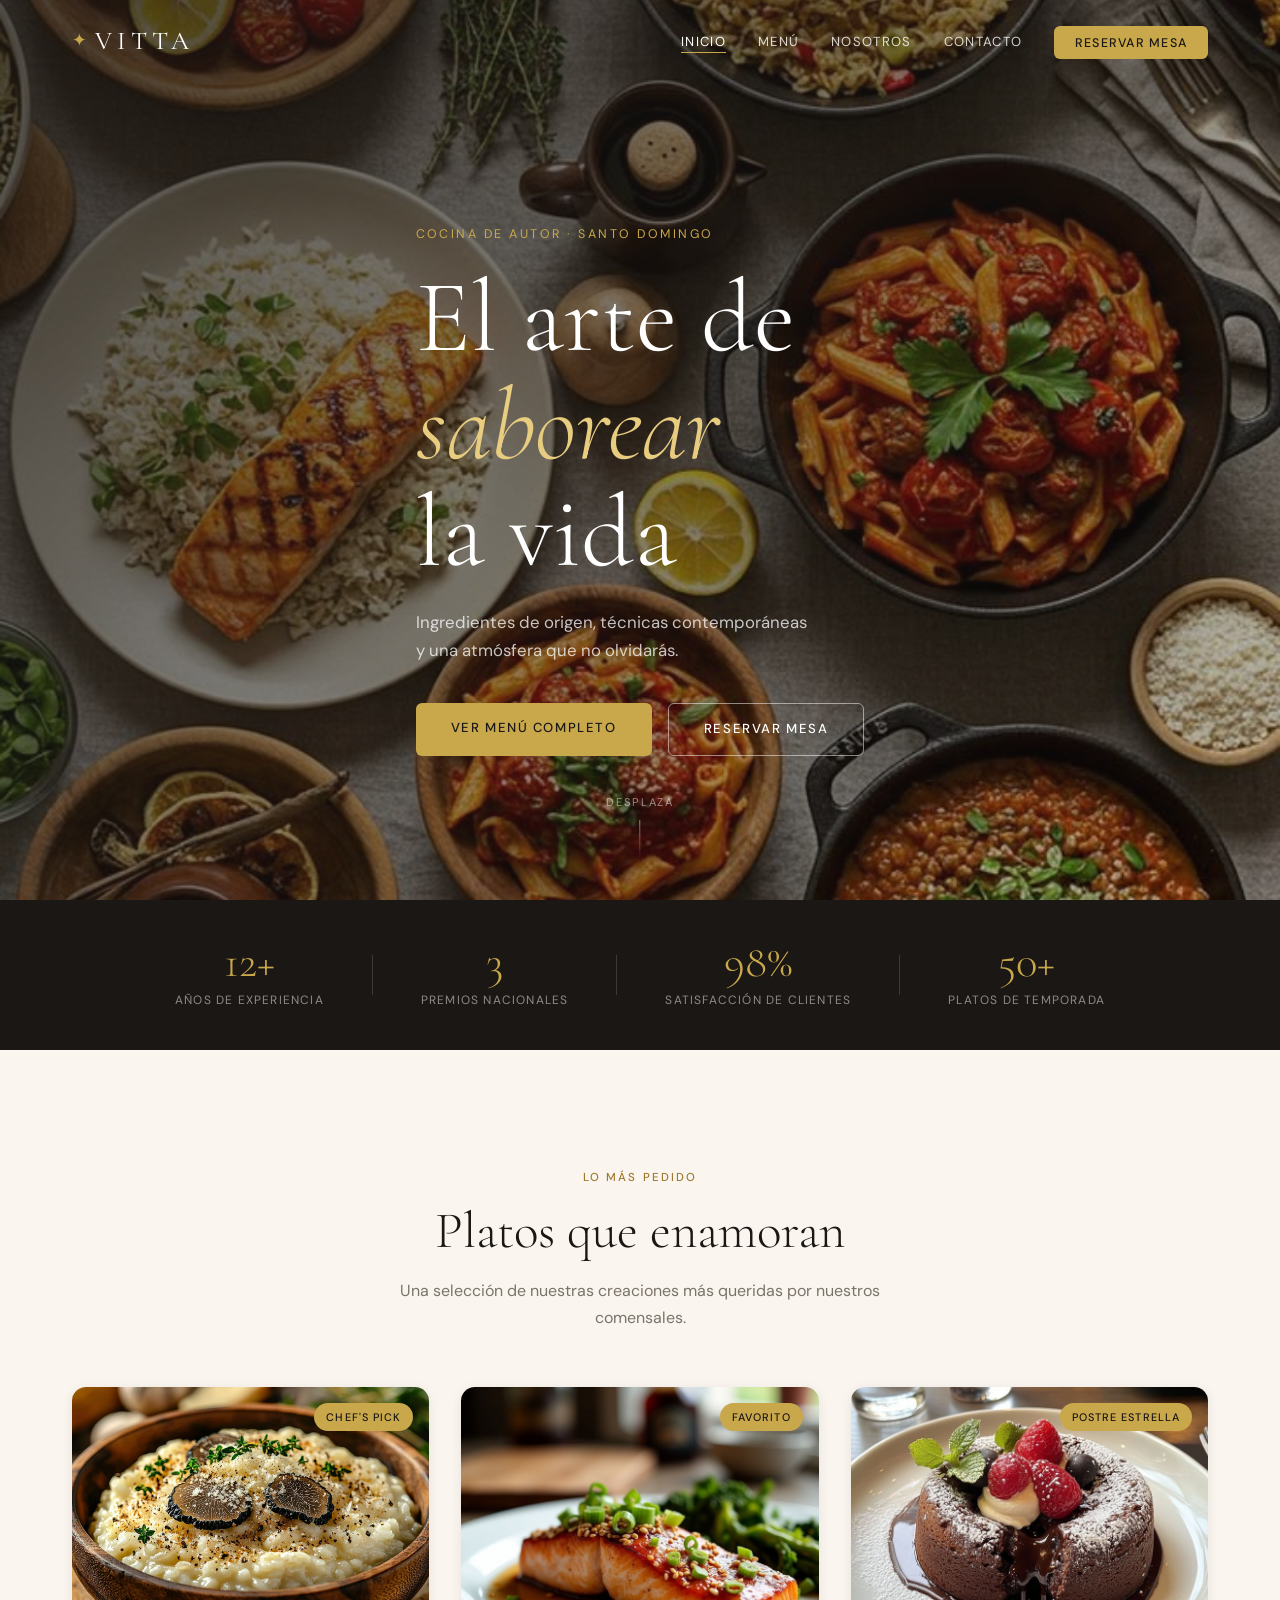
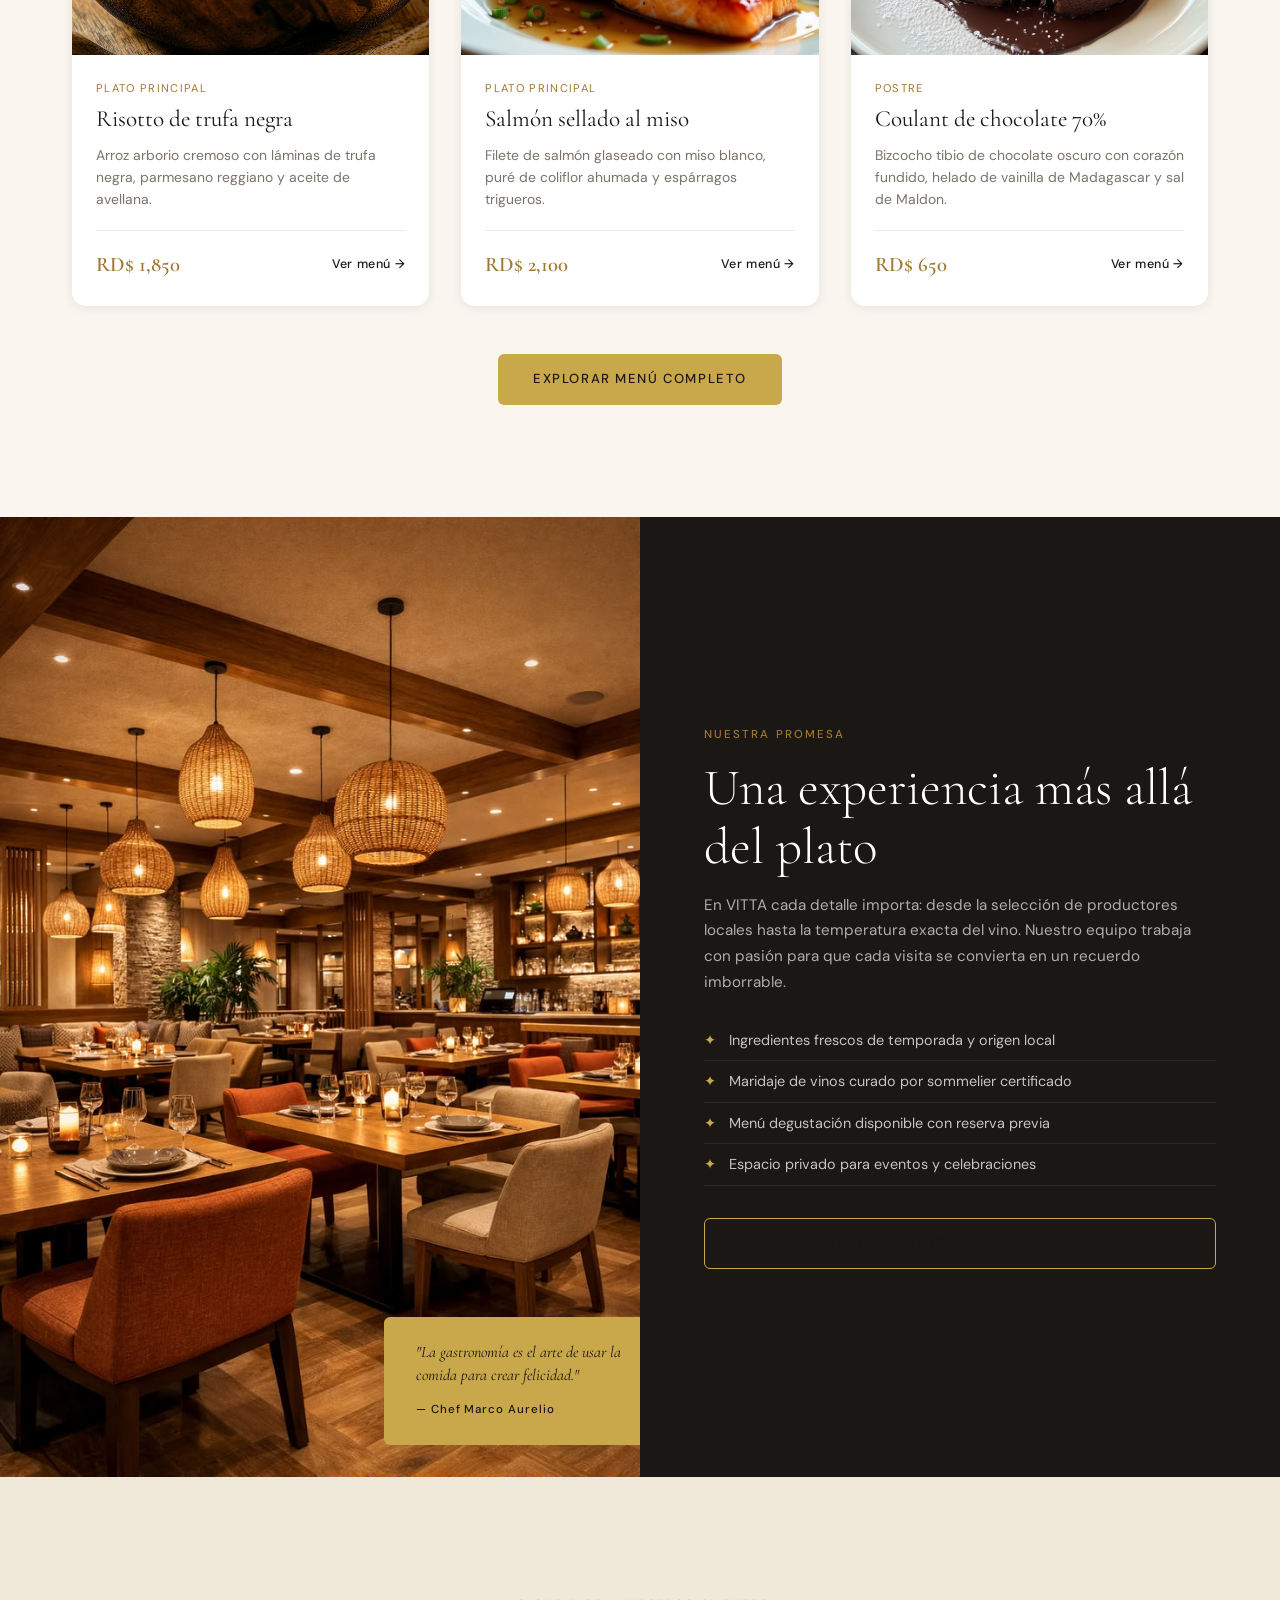
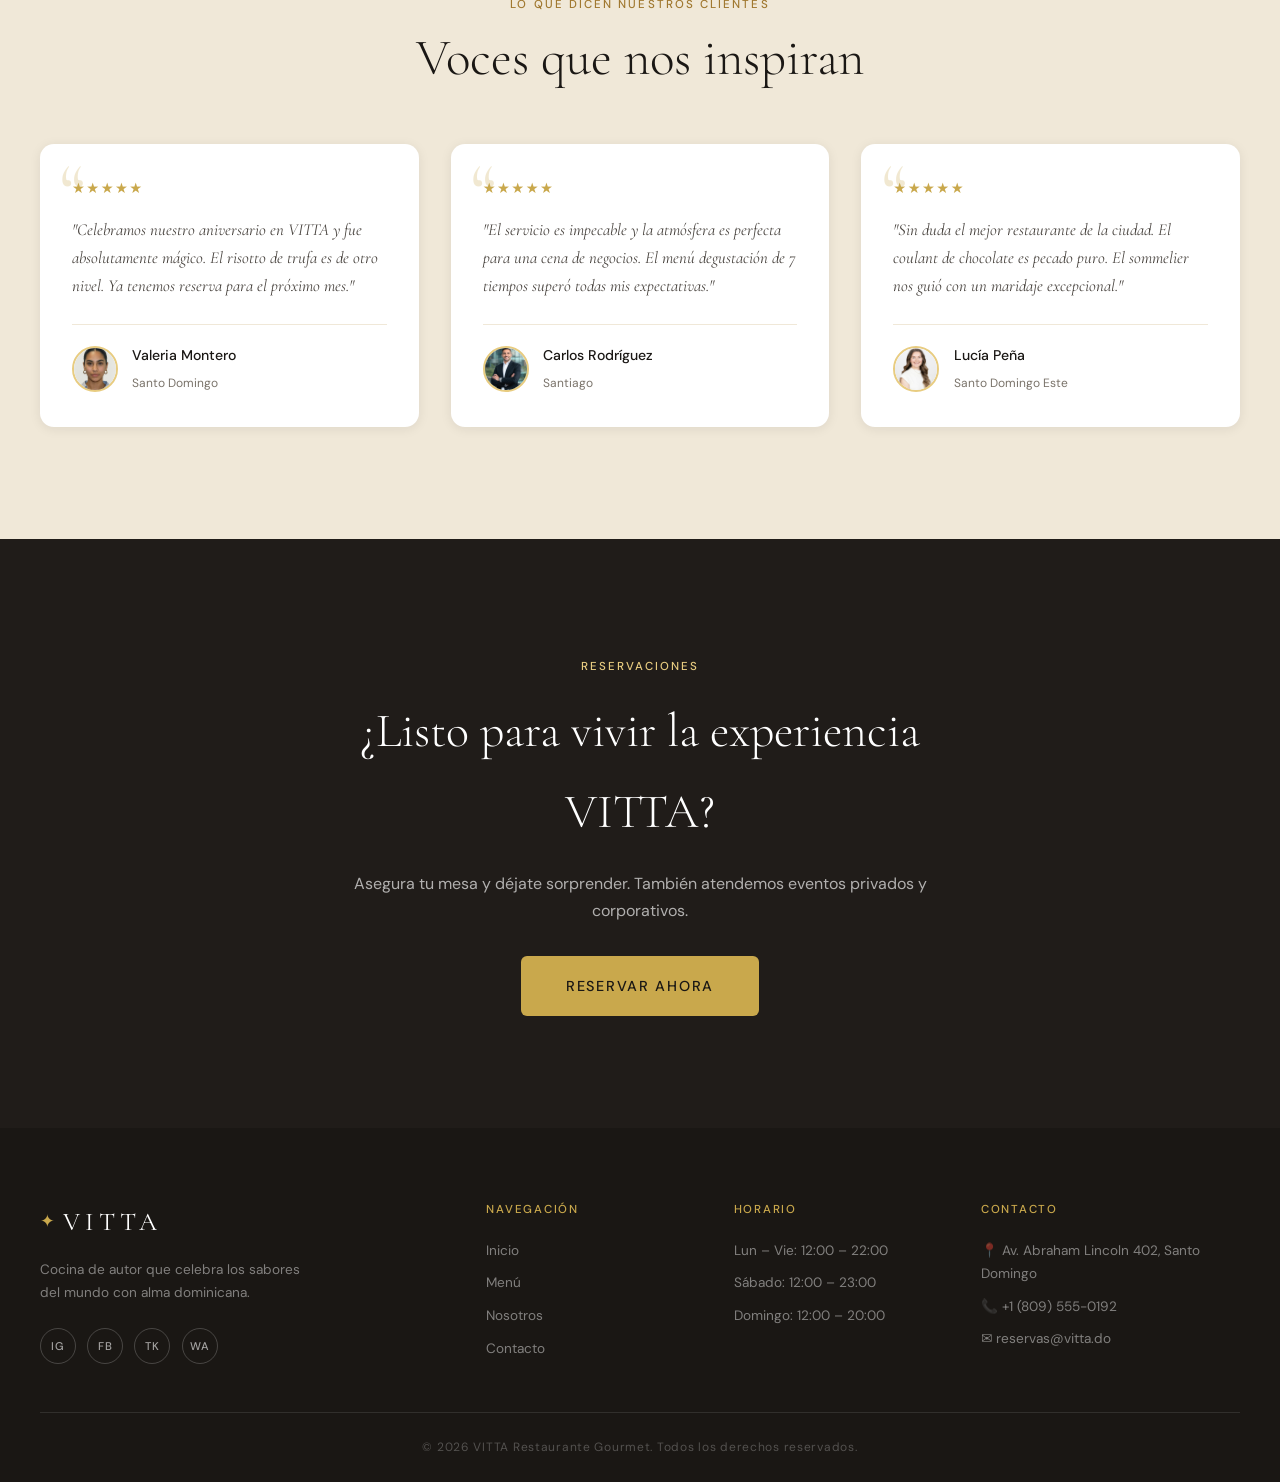
<file: index.html>
<!DOCTYPE html>
<html lang="es">
<head>
  <meta charset="UTF-8" />
  <meta name="viewport" content="width=device-width, initial-scale=1.0" />
  <title>VITTA — Restaurante Gourmet</title>
  <link rel="stylesheet" href="style.css" />
  <link rel="preconnect" href="https://fonts.googleapis.com" />
  <link rel="preconnect" href="https://fonts.gstatic.com" crossorigin />
  <link href="https://fonts.googleapis.com/css2?family=Cormorant+Garamond:ital,wght@0,300;0,400;0,600;1,300;1,400&family=DM+Sans:wght@300;400;500&display=swap" rel="stylesheet" />
</head>
<body>

  <nav class="navbar" id="navbar">
    <div class="nav-container">
      <a href="index.html" class="nav-logo">
        <span class="logo-icon">✦</span>
        <span class="logo-text">VITTA</span>
      </a>
      <ul class="nav-links" id="navLinks">
        <li><a href="index.html" class="nav-link active">Inicio</a></li>
        <li><a href="menu.html" class="nav-link">Menú</a></li>
        <li><a href="nosotros.html" class="nav-link">Nosotros</a></li>
        <li><a href="contacto.html" class="nav-link">Contacto</a></li>
        <li><a href="contacto.html" class="nav-cta">Reservar mesa</a></li>
      </ul>
      <button class="hamburger" id="hamburger" aria-label="Abrir menú">
        <span></span><span></span><span></span>
      </button>
    </div>
  </nav>

  <section class="hero" id="hero">
    <div class="hero-bg">
      <img src="descarga.jpg" alt="Interior del restaurante Aurum" class="hero-img" />
      <div class="hero-overlay"></div>
    </div>
    <div class="hero-content">
      <p class="hero-eyebrow reveal">Cocina de autor · Santo Domingo</p>
      <h1 class="hero-title reveal">
        El arte de<br /><em>saborear</em><br />la vida
      </h1>
      <p class="hero-subtitle reveal">Ingredientes de origen, técnicas contemporáneas<br />y una atmósfera que no olvidarás.</p>
      <div class="hero-actions reveal">
        <a href="menu.html" class="btn-primary">Ver menú completo</a>
        <a href="contacto.html" class="btn-ghost">Reservar mesa</a>
      </div>
    </div>
    <div class="hero-scroll-hint">
      <span>Desplaza</span>
      <div class="scroll-line"></div>
    </div>
  </section>

  <section class="stats-bar">
    <div class="stat reveal">
      <strong>12+</strong>
      <span>años de experiencia</span>
    </div>
    <div class="stat-divider"></div>
    <div class="stat reveal">
      <strong>3</strong>
      <span>premios nacionales</span>
    </div>
    <div class="stat-divider"></div>
    <div class="stat reveal">
      <strong>98%</strong>
      <span>satisfacción de clientes</span>
    </div>
    <div class="stat-divider"></div>
    <div class="stat reveal">
      <strong>50+</strong>
      <span>platos de temporada</span>
    </div>
  </section>

  <section class="featured" id="featured">
    <div class="section-header reveal">
      <span class="section-label">Lo más pedido</span>
      <h2 class="section-title">Platos que enamoran</h2>
      <p class="section-desc">Una selección de nuestras creaciones más queridas por nuestros comensales.</p>
    </div>
    <div class="featured-grid">

      <article class="dish-card reveal">
        <div class="dish-img-wrap">
          <img src="Mushroom risotto with black truffle.jpg" alt="Risotto de trufa" class="dish-img" />
          <span class="dish-badge">Chef's pick</span>
        </div>
        <div class="dish-info">
          <span class="dish-category">Plato principal</span>
          <h3 class="dish-name">Risotto de trufa negra</h3>
          <p class="dish-desc">Arroz arborio cremoso con láminas de trufa negra, parmesano reggiano y aceite de avellana.</p>
          <div class="dish-footer">
            <span class="dish-price">RD$ 1,850</span>
            <a href="menu.html" class="dish-link">Ver menú →</a>
          </div>
        </div>
      </article>

      <article class="dish-card reveal">
        <div class="dish-img-wrap">
          <img src="Salmon.jpg" alt="Salmón sellado" class="dish-img" />
          <span class="dish-badge">Favorito</span>
        </div>
        <div class="dish-info">
          <span class="dish-category">Plato principal</span>
          <h3 class="dish-name">Salmón sellado al miso</h3>
          <p class="dish-desc">Filete de salmón glaseado con miso blanco, puré de coliflor ahumada y espárragos trigueros.</p>
          <div class="dish-footer">
            <span class="dish-price">RD$ 2,100</span>
            <a href="menu.html" class="dish-link">Ver menú →</a>
          </div>
        </div>
      </article>

      <article class="dish-card reveal">
        <div class="dish-img-wrap">
          <img src="descarga1.jpg" alt="Coulant de chocolate" class="dish-img" />
          <span class="dish-badge">Postre estrella</span>
        </div>
        <div class="dish-info">
          <span class="dish-category">Postre</span>
          <h3 class="dish-name">Coulant de chocolate 70%</h3>
          <p class="dish-desc">Bizcocho tibio de chocolate oscuro con corazón fundido, helado de vainilla de Madagascar y sal de Maldon.</p>
          <div class="dish-footer">
            <span class="dish-price">RD$ 650</span>
            <a href="menu.html" class="dish-link">Ver menú →</a>
          </div>
        </div>
      </article>

    </div>
    <div class="featured-cta reveal">
      <a href="menu.html" class="btn-primary">Explorar menú completo</a>
    </div>
  </section>

  <section class="experience">
    <div class="experience-img-col reveal">
      <img src="descarga2.jpg" alt="Experiencia en Aurum" />
      <div class="exp-accent-box">
        <p class="exp-accent-text">"La gastronomía es el arte de usar la comida para crear felicidad."</p>
        <span class="exp-accent-author">— Chef Marco Aurelio</span>
      </div>
    </div>
    <div class="experience-text-col reveal">
      <span class="section-label">Nuestra promesa</span>
      <h2 class="section-title">Una experiencia más allá del plato</h2>
      <p>En VITTA cada detalle importa: desde la selección de productores locales hasta la temperatura exacta del vino. Nuestro equipo trabaja con pasión para que cada visita se convierta en un recuerdo imborrable.</p>
      <ul class="exp-list">
        <li><span class="exp-icon">✦</span> Ingredientes frescos de temporada y origen local</li>
        <li><span class="exp-icon">✦</span> Maridaje de vinos curado por sommelier certificado</li>
        <li><span class="exp-icon">✦</span> Menú degustación disponible con reserva previa</li>
        <li><span class="exp-icon">✦</span> Espacio privado para eventos y celebraciones</li>
      </ul>
      <a href="nosotros.html" class="btn-outline">Conocer nuestra historia</a>
    </div>
  </section>

  <section class="testimonials" id="testimonials">
    <div class="section-header reveal">
      <span class="section-label">Lo que dicen nuestros clientes</span>
      <h2 class="section-title">Voces que nos inspiran</h2>
    </div>
    <div class="testimonials-grid">

      <blockquote class="testimonial-card reveal">
        <div class="stars">★★★★★</div>
        <p>"Celebramos nuestro aniversario en VITTA y fue absolutamente mágico. El risotto de trufa es de otro nivel. Ya tenemos reserva para el próximo mes."</p>
        <footer>
          <img src="testimonio1.jpg" alt="Valeria M." />
          <div>
            <strong>Valeria Montero</strong>
            <span>Santo Domingo</span>
          </div>
        </footer>
      </blockquote>

      <blockquote class="testimonial-card reveal">
        <div class="stars">★★★★★</div>
        <p>"El servicio es impecable y la atmósfera es perfecta para una cena de negocios. El menú degustación de 7 tiempos superó todas mis expectativas."</p>
        <footer>
          <img src="testimonio2.jpg" alt="Carlos R." />
          <div>
            <strong>Carlos Rodríguez</strong>
            <span>Santiago</span>
          </div>
        </footer>
      </blockquote>

      <blockquote class="testimonial-card reveal">
        <div class="stars">★★★★★</div>
        <p>"Sin duda el mejor restaurante de la ciudad. El coulant de chocolate es pecado puro. El sommelier nos guió con un maridaje excepcional."</p>
        <footer>
          <img src="testimonio3.jpg" alt="Lucía P." />
          <div>
            <strong>Lucía Peña</strong>
            <span>Santo Domingo Este</span>
          </div>
        </footer>
      </blockquote>

    </div>
  </section>

  <section class="cta-section reveal">
    <div class="cta-inner">
      <span class="section-label">Reservaciones</span>
      <h2>¿Listo para vivir la experiencia VITTA?</h2>
      <p>Asegura tu mesa y déjate sorprender. También atendemos eventos privados y corporativos.</p>
      <a href="contacto.html" class="btn-primary btn-large">Reservar ahora</a>
    </div>
  </section>

  <footer class="footer">
    <div class="footer-grid">
      <div class="footer-brand">
        <a href="index.html" class="nav-logo">
          <span class="logo-icon">✦</span>
          <span class="logo-text">VITTA</span>
        </a>
        <p>Cocina de autor que celebra los sabores del mundo con alma dominicana.</p>
        <div class="social-links">
          <a href="#" aria-label="Instagram" class="social-link">IG</a>
          <a href="#" aria-label="Facebook" class="social-link">FB</a>
          <a href="#" aria-label="TikTok" class="social-link">TK</a>
          <a href="#" aria-label="WhatsApp" class="social-link">WA</a>
        </div>
      </div>
      <div class="footer-col">
        <h4>Navegación</h4>
        <ul>
          <li><a href="index.html">Inicio</a></li>
          <li><a href="menu.html">Menú</a></li>
          <li><a href="nosotros.html">Nosotros</a></li>
          <li><a href="contacto.html">Contacto</a></li>
        </ul>
      </div>
      <div class="footer-col">
        <h4>Horario</h4>
        <ul>
          <li>Lun – Vie: 12:00 – 22:00</li>
          <li>Sábado: 12:00 – 23:00</li>
          <li>Domingo: 12:00 – 20:00</li>
        </ul>
      </div>
      <div class="footer-col">
        <h4>Contacto</h4>
        <ul>
          <li>📍 Av. Abraham Lincoln 402, Santo Domingo</li>
          <li>📞 +1 (809) 555-0192</li>
          <li>✉️ reservas@vitta.do</li>
        </ul>
      </div>
    </div>
    <div class="footer-bottom">
      <p>© 2026 VITTA Restaurante Gourmet. Todos los derechos reservados.</p>
    </div>
  </footer>

  <script src="script.js"></script>
</body>
</html>
</file>
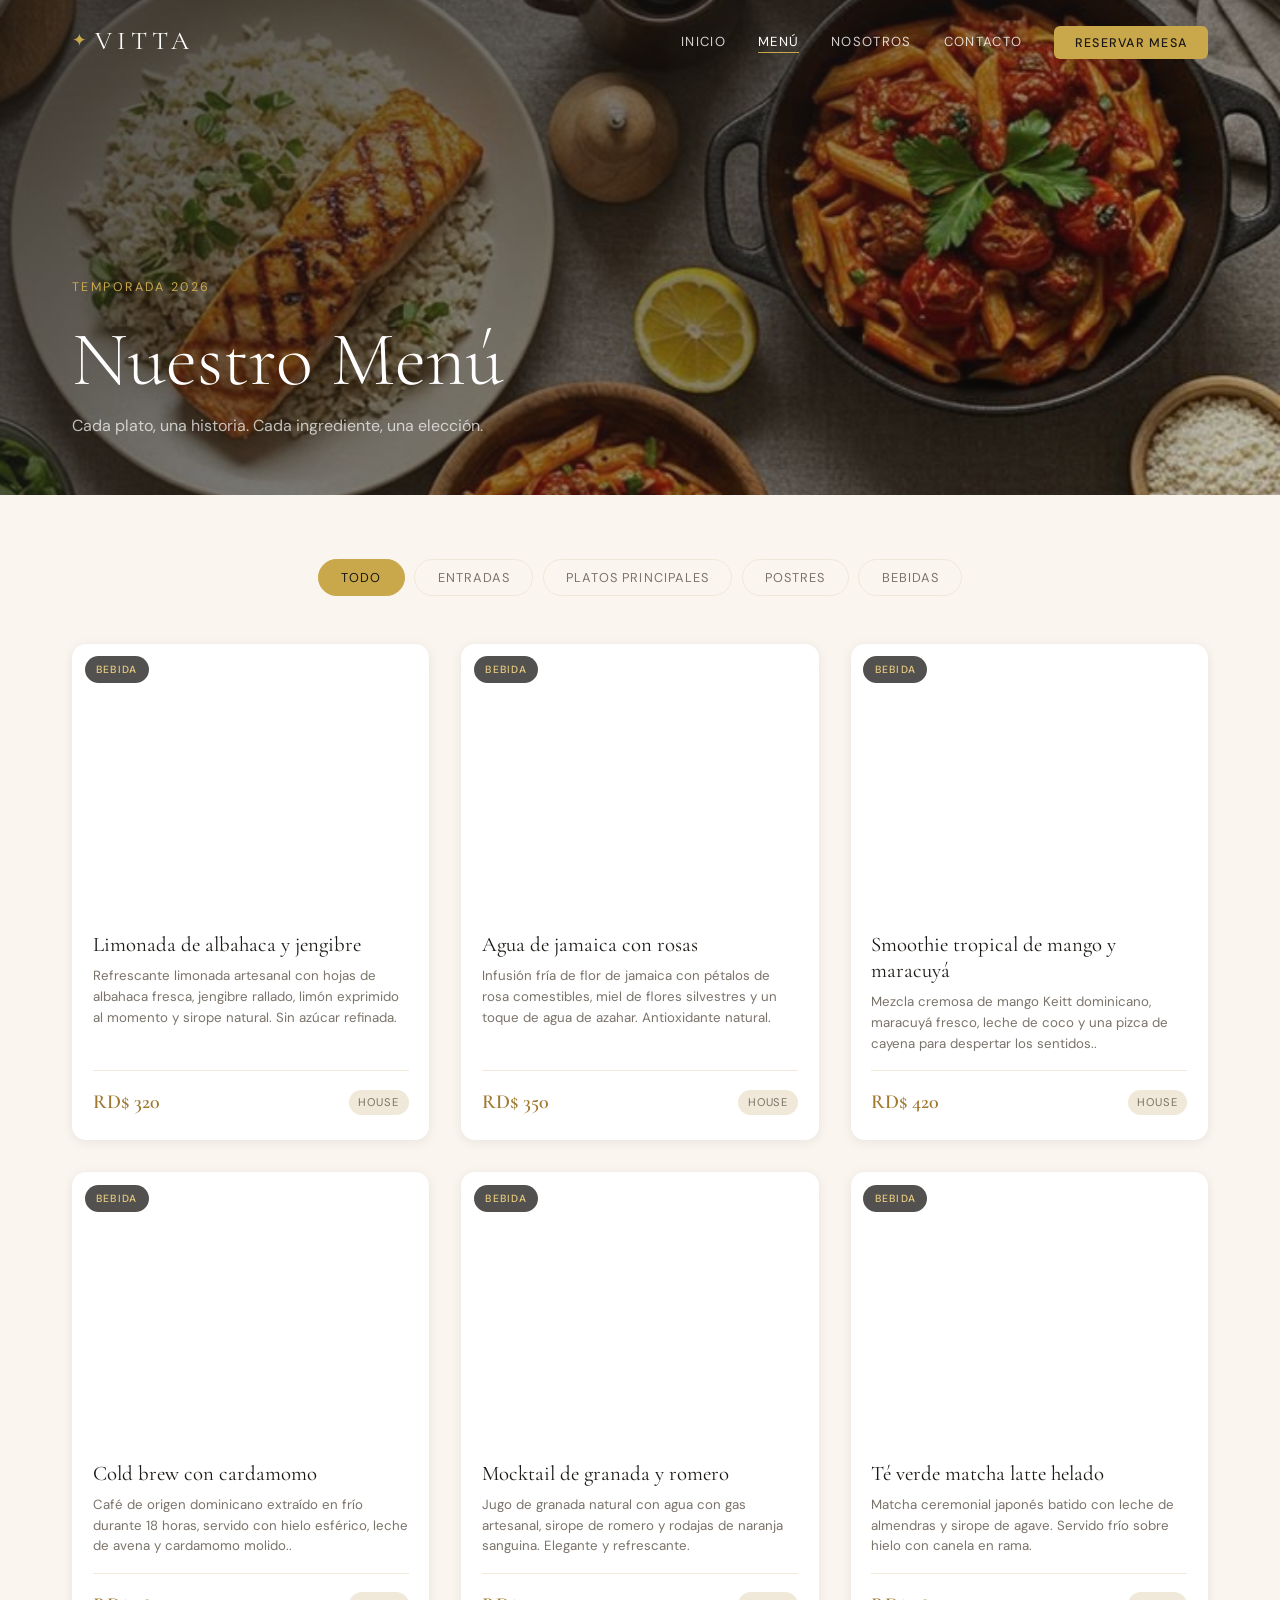
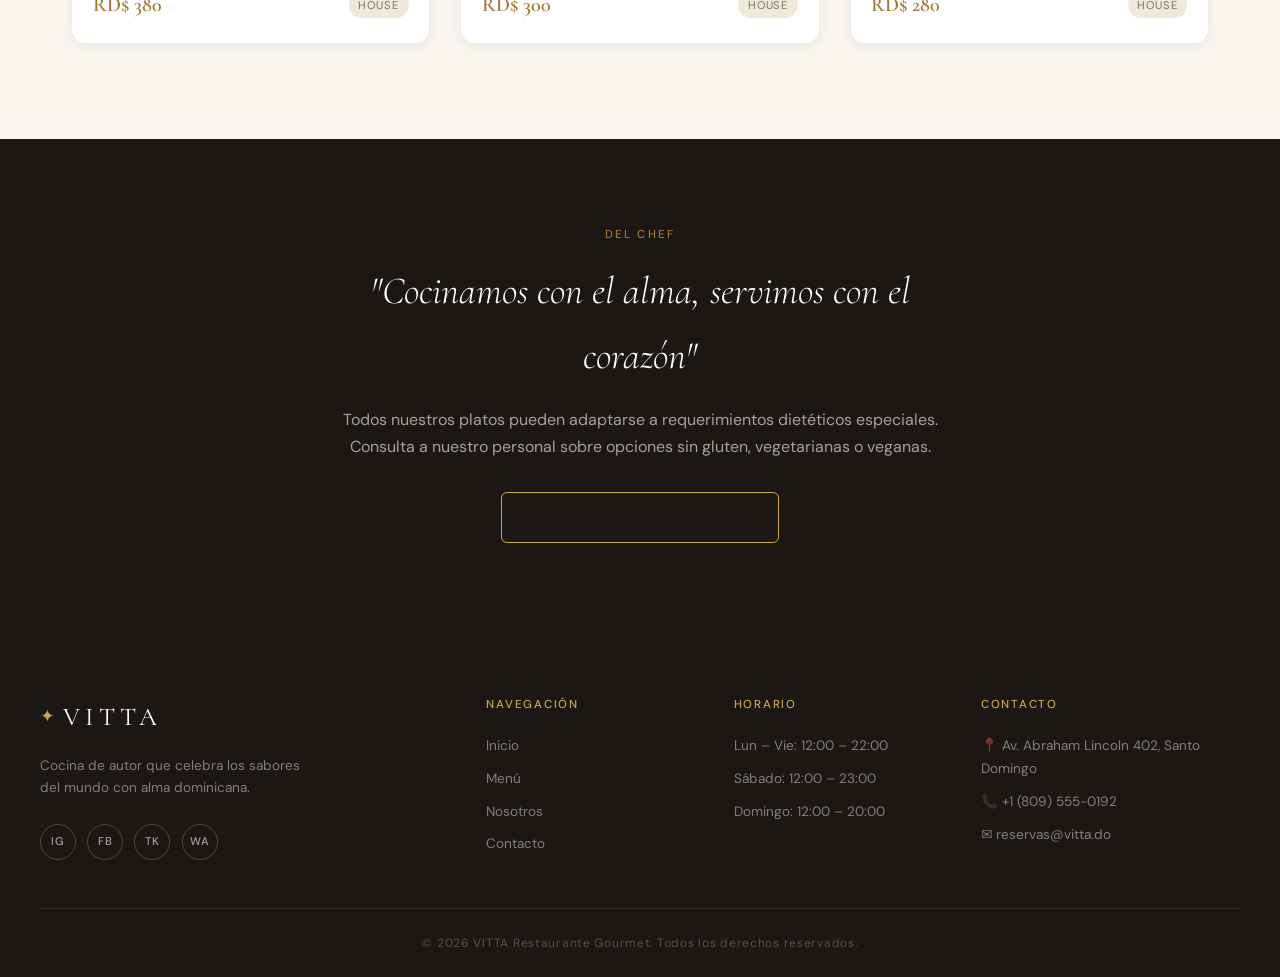
<file: menu.html>
<!DOCTYPE html>
<html lang="es">
<head>
  <meta charset="UTF-8" />
  <meta name="viewport" content="width=device-width, initial-scale=1.0" />
  <title>Menú — VITTA Restaurante Gourmet</title>
  <link rel="stylesheet" href="style.css" />
  <link rel="preconnect" href="https://fonts.googleapis.com" />
  <link rel="preconnect" href="https://fonts.gstatic.com" crossorigin />
  <link href="https://fonts.googleapis.com/css2?family=Cormorant+Garamond:ital,wght@0,300;0,400;0,600;1,300;1,400&family=DM+Sans:wght@300;400;500&display=swap" rel="stylesheet" />
</head>
<body>

  <nav class="navbar" id="navbar">
    <div class="nav-container">
      <a href="index.html" class="nav-logo">
        <span class="logo-icon">✦</span>
        <span class="logo-text">VITTA</span>
      </a>
      <ul class="nav-links" id="navLinks">
        <li><a href="index.html" class="nav-link">Inicio</a></li>
        <li><a href="menu.html" class="nav-link active">Menú</a></li>
        <li><a href="nosotros.html" class="nav-link">Nosotros</a></li>
        <li><a href="contacto.html" class="nav-link">Contacto</a></li>
        <li><a href="contacto.html" class="nav-cta">Reservar mesa</a></li>
      </ul>
      <button class="hamburger" id="hamburger" aria-label="Abrir menú">
        <span></span><span></span><span></span>
      </button>
    </div>
  </nav>

  <section class="page-hero">
    <div class="page-hero-bg">
      <img src="descarga.jpg" alt="Menú Aurum" />
      <div class="hero-overlay"></div>
    </div>
    <div class="page-hero-content">
      <p class="hero-eyebrow reveal">Temporada 2026</p>
      <h1 class="page-hero-title reveal">Nuestro Menú</h1>
      <p class="page-hero-sub reveal">Cada plato, una historia. Cada ingrediente, una elección.</p>
    </div>
  </section>

  <section class="menu-section">
    <div class="menu-filter reveal" id="menuFilter">
      <button class="filter-btn active" data-category="all">Todo</button>
      <button class="filter-btn" data-category="Starter">Entradas</button>
      <button class="filter-btn" data-category="Main">Platos principales</button>
      <button class="filter-btn" data-category="Dessert">Postres</button>
      <button class="filter-btn" data-category="Drink">Bebidas</button>
    </div>

    <div class="menu-loading" id="menuLoading">
      <div class="loading-spinner"></div>
      <p>Cargando los platos del día...</p>
    </div>

    <div class="menu-error hidden" id="menuError">
      <p class="error-icon">⚠️</p>
      <h3>No pudimos cargar el menú</h3>
      <p>Verifica tu conexión e intenta de nuevo.</p>
      <button class="btn-primary" id="retryBtn">Reintentar</button>
    </div>

    <div class="menu-grid hidden" id="menuGrid">
    
    </div>
  </section>

  <section class="chef-note reveal">
    <div class="chef-note-inner">
      <span class="section-label">Del chef</span>
      <h2>"Cocinamos con el alma, servimos con el corazón"</h2>
      <p>Todos nuestros platos pueden adaptarse a requerimientos dietéticos especiales. Consulta a nuestro personal sobre opciones sin gluten, vegetarianas o veganas.</p>
      <a href="contacto.html" class="btn-outline">Consultar disponibilidad</a>
    </div>
  </section>

  <footer class="footer">
    <div class="footer-grid">
      <div class="footer-brand">
        <a href="index.html" class="nav-logo">
          <span class="logo-icon">✦</span>
          <span class="logo-text">VITTA</span>
        </a>
        <p>Cocina de autor que celebra los sabores del mundo con alma dominicana.</p>
        <div class="social-links">
          <a href="#" aria-label="Instagram" class="social-link">IG</a>
          <a href="#" aria-label="Facebook" class="social-link">FB</a>
          <a href="#" aria-label="TikTok" class="social-link">TK</a>
          <a href="#" aria-label="WhatsApp" class="social-link">WA</a>
        </div>
      </div>
      <div class="footer-col">
        <h4>Navegación</h4>
        <ul>
          <li><a href="index.html">Inicio</a></li>
          <li><a href="menu.html">Menú</a></li>
          <li><a href="nosotros.html">Nosotros</a></li>
          <li><a href="contacto.html">Contacto</a></li>
        </ul>
      </div>
      <div class="footer-col">
        <h4>Horario</h4>
        <ul>
          <li>Lun – Vie: 12:00 – 22:00</li>
          <li>Sábado: 12:00 – 23:00</li>
          <li>Domingo: 12:00 – 20:00</li>
        </ul>
      </div>
      <div class="footer-col">
        <h4>Contacto</h4>
        <ul>
          <li>📍 Av. Abraham Lincoln 402, Santo Domingo</li>
          <li>📞 +1 (809) 555-0192</li>
          <li>✉️ reservas@vitta.do</li>
        </ul>
      </div>
    </div>
    <div class="footer-bottom">
      <p>© 2026 VITTA Restaurante Gourmet. Todos los derechos reservados.</p>
    </div>
  </footer>

  <script src="script.js"></script>
</body>
</html>
</file>
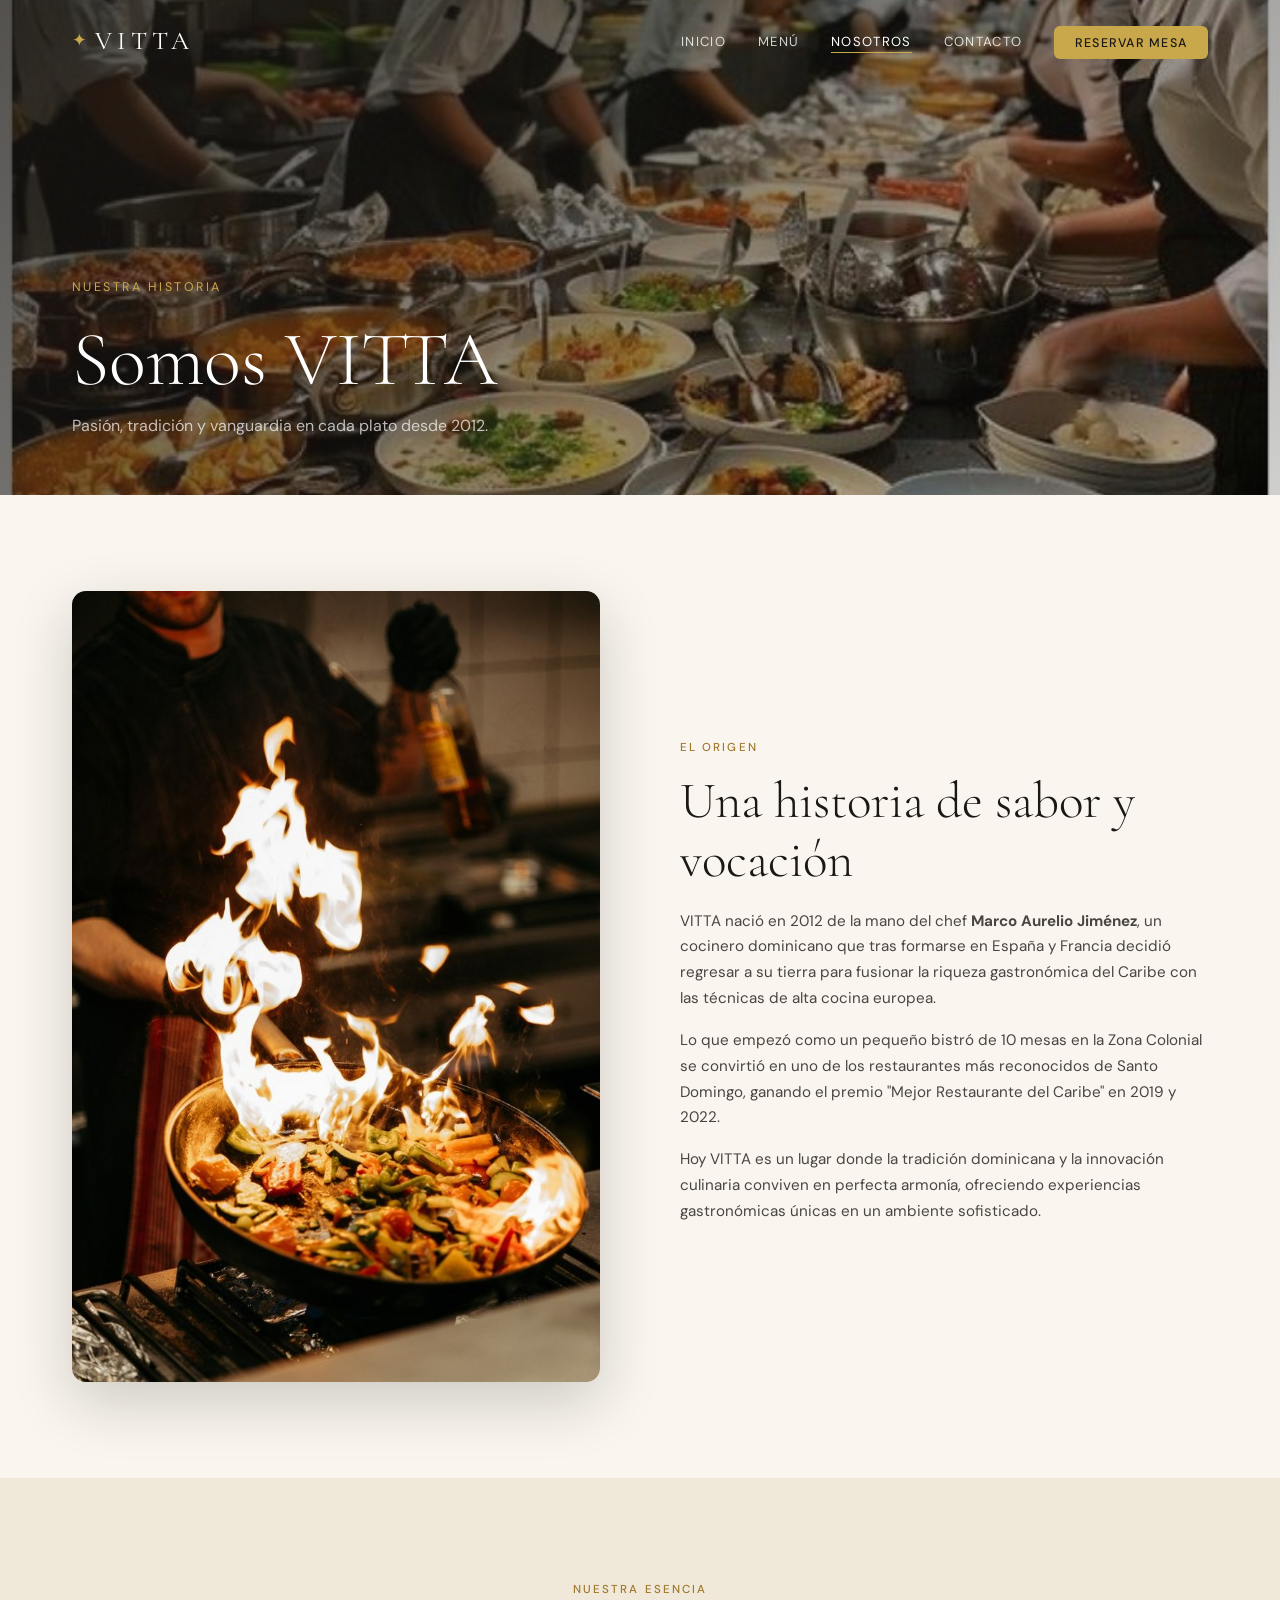
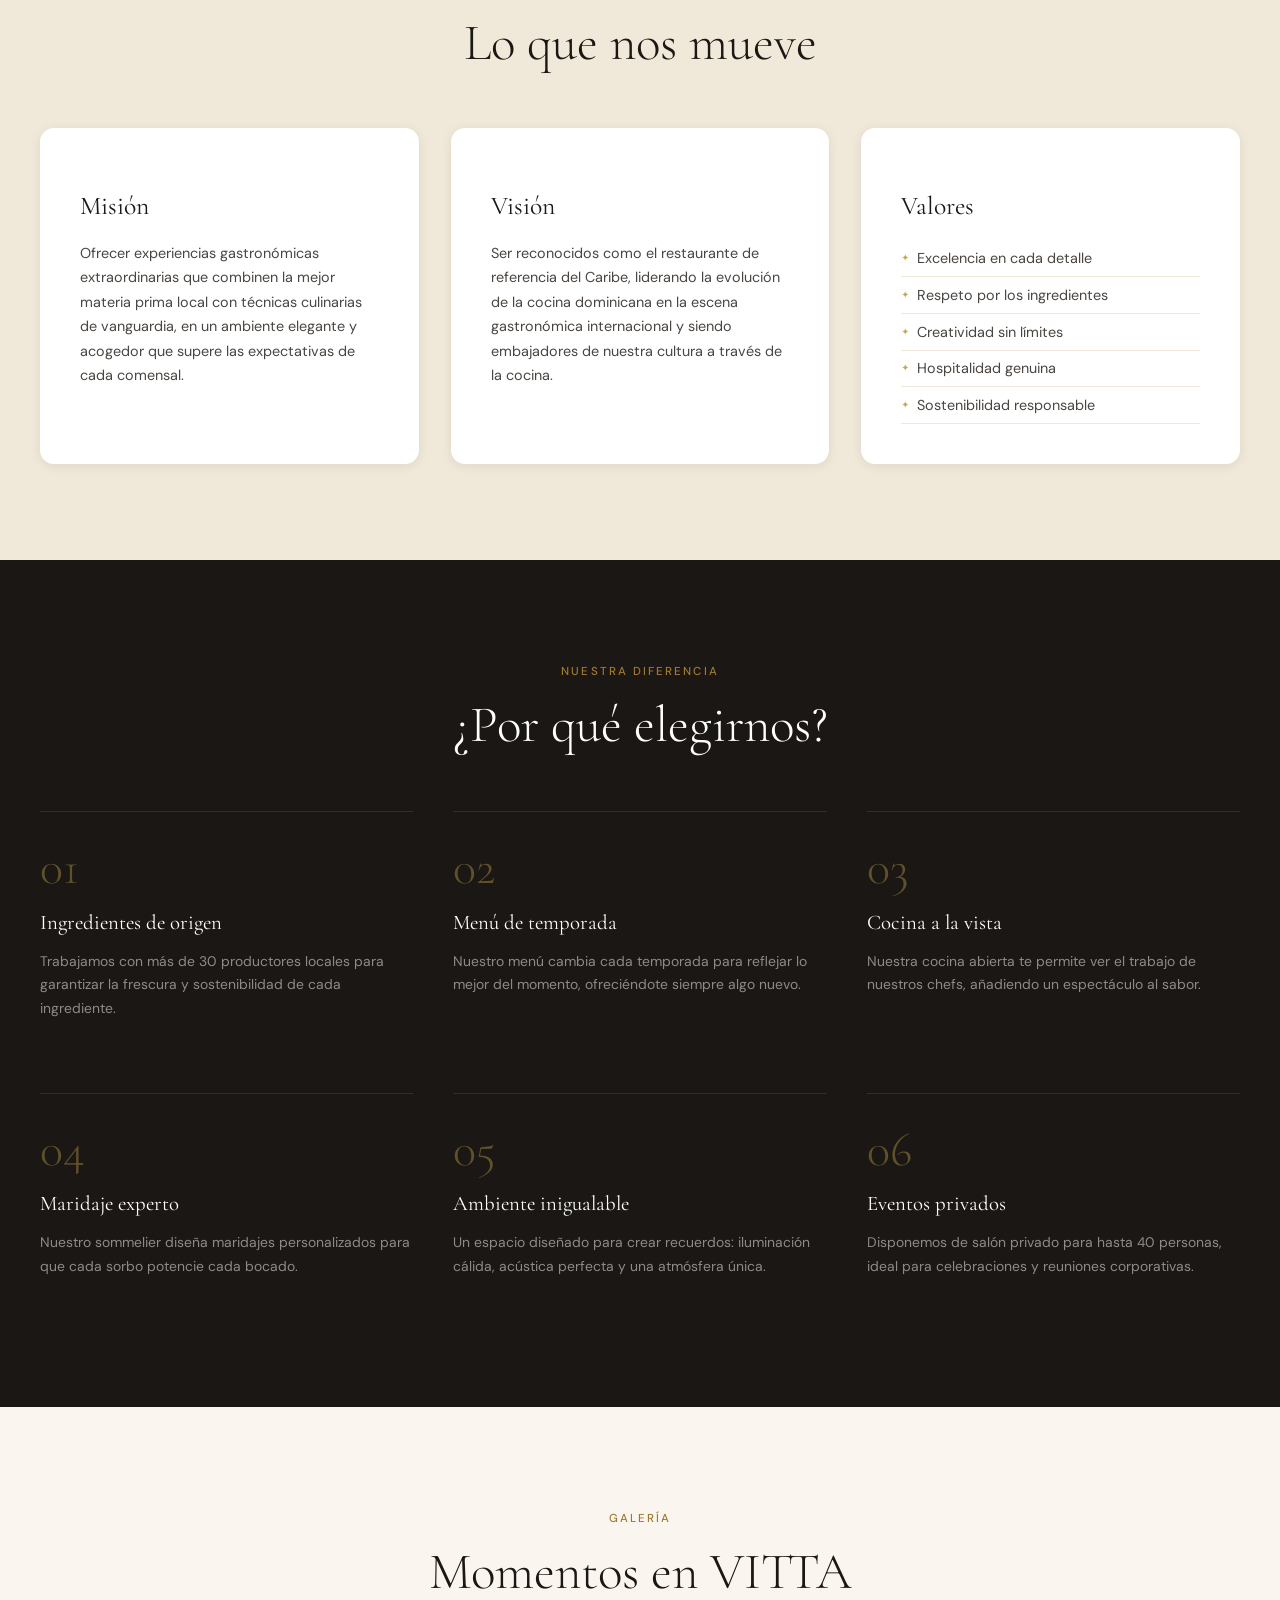
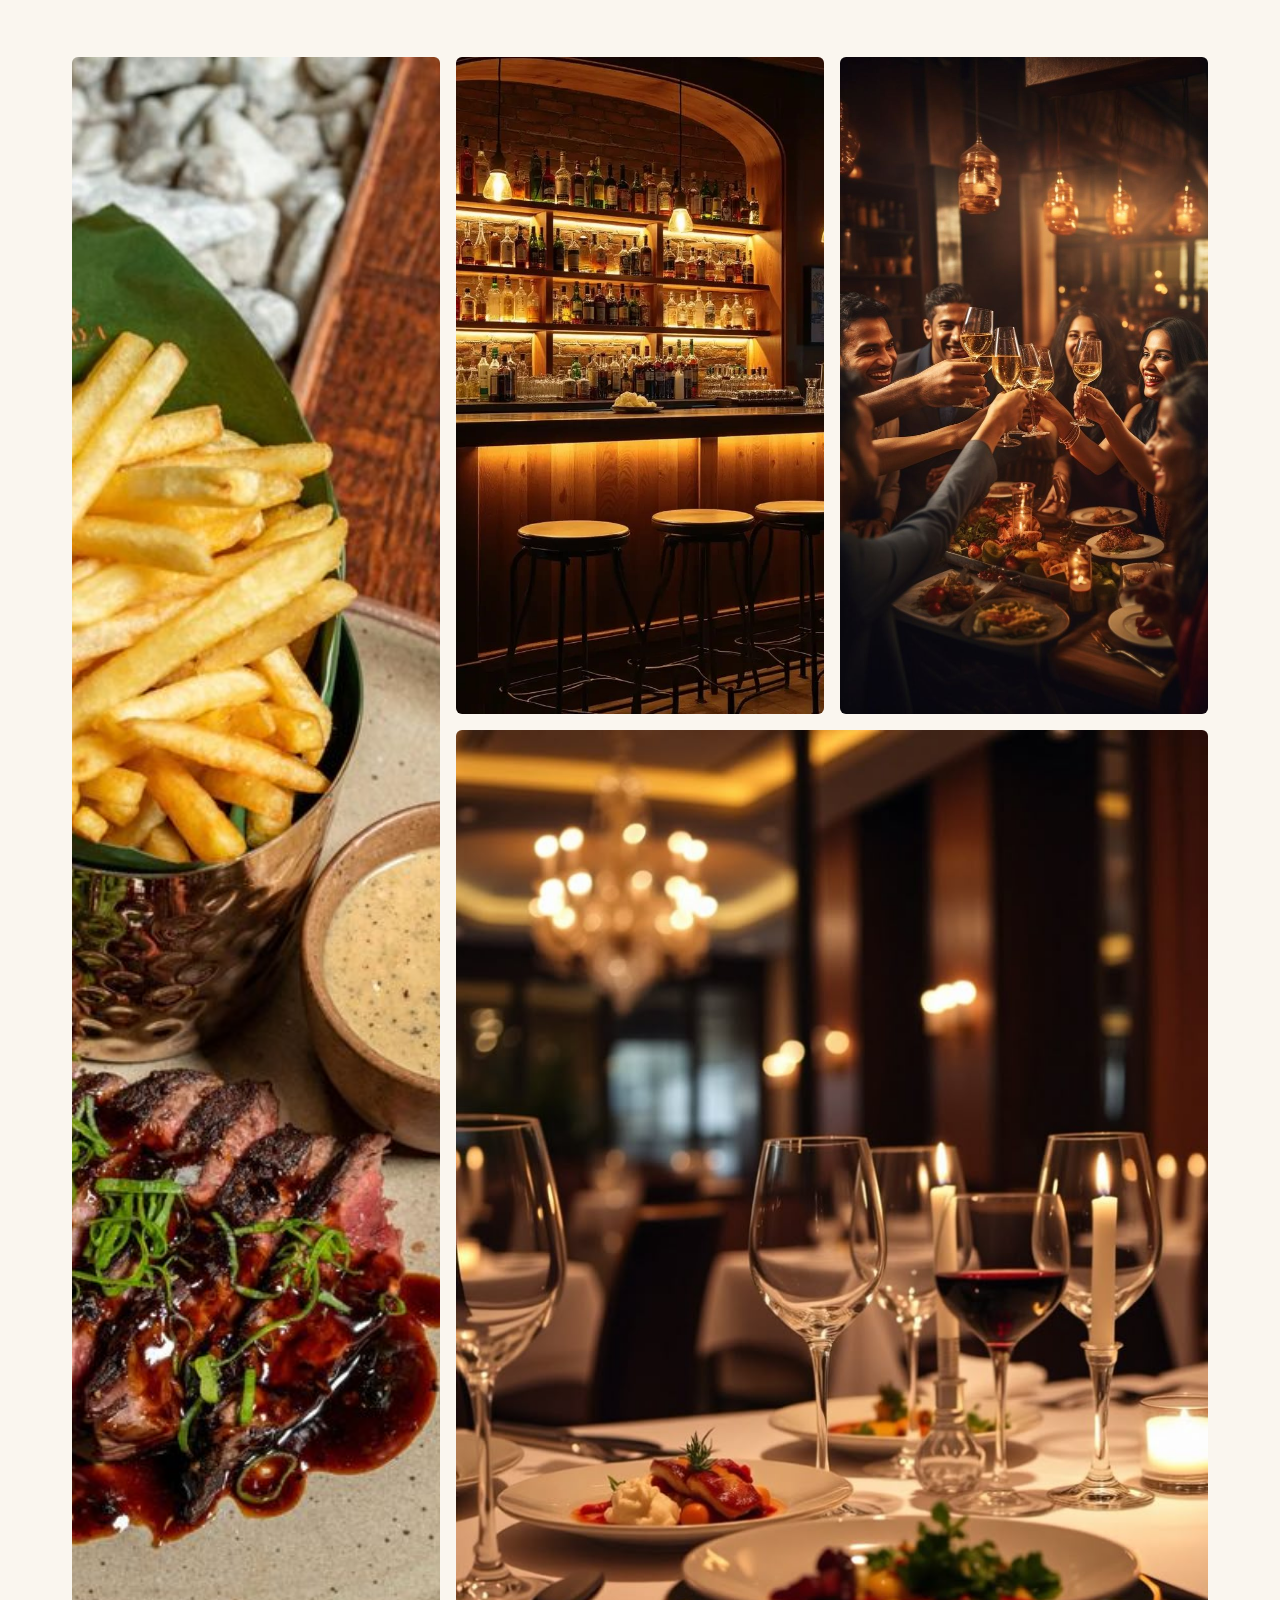
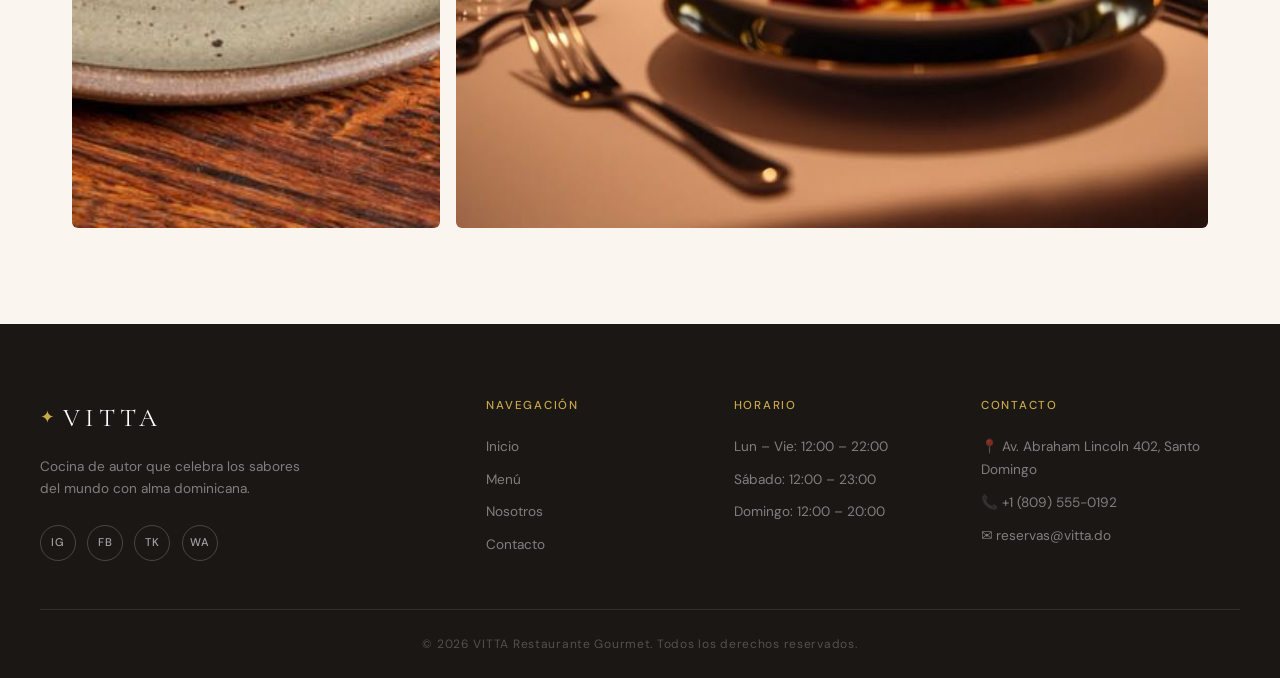
<file: nosotros.html>
<!DOCTYPE html>
<html lang="es">
<head>
  <meta charset="UTF-8" />
  <meta name="viewport" content="width=device-width, initial-scale=1.0" />
  <title>Nosotros — VITTA Restaurante Gourmet</title>
  <link rel="stylesheet" href="style.css" />
  <link rel="preconnect" href="https://fonts.googleapis.com" />
  <link rel="preconnect" href="https://fonts.gstatic.com" crossorigin />
  <link href="https://fonts.googleapis.com/css2?family=Cormorant+Garamond:ital,wght@0,300;0,400;0,600;1,300;1,400&family=DM+Sans:wght@300;400;500&display=swap" rel="stylesheet" />
</head>
<body>

  <nav class="navbar" id="navbar">
    <div class="nav-container">
      <a href="index.html" class="nav-logo">
        <span class="logo-icon">✦</span>
        <span class="logo-text">VITTA</span>
      </a>
      <ul class="nav-links" id="navLinks">
        <li><a href="index.html" class="nav-link">Inicio</a></li>
        <li><a href="menu.html" class="nav-link">Menú</a></li>
        <li><a href="nosotros.html" class="nav-link active">Nosotros</a></li>
        <li><a href="contacto.html" class="nav-link">Contacto</a></li>
        <li><a href="contacto.html" class="nav-cta">Reservar mesa</a></li>
      </ul>
      <button class="hamburger" id="hamburger" aria-label="Abrir menú">
        <span></span><span></span><span></span>
      </button>
    </div>
  </nav>

  <section class="page-hero">
    <div class="page-hero-bg">
      <img src="equipo vitta.jpg" alt="Equipo VITTA" />
      <div class="hero-overlay"></div>
    </div>
    <div class="page-hero-content">
      <p class="hero-eyebrow reveal">Nuestra historia</p>
      <h1 class="page-hero-title reveal">Somos VITTA</h1>
      <p class="page-hero-sub reveal">Pasión, tradición y vanguardia en cada plato desde 2012.</p>
    </div>
  </section>

  <section class="about-section">
    <div class="about-story reveal">
      <div class="about-story-img">
        <img src="descarga4.jpg" alt="Chef Marco Aurelio en cocina" />
      </div>
      <div class="about-story-text">
        <span class="section-label">El origen</span>
        <h2 class="section-title">Una historia de sabor y vocación</h2>
        <p>VITTA nació en 2012 de la mano del chef <strong>Marco Aurelio Jiménez</strong>, un cocinero dominicano que tras formarse en España y Francia decidió regresar a su tierra para fusionar la riqueza gastronómica del Caribe con las técnicas de alta cocina europea.</p>
        <p>Lo que empezó como un pequeño bistró de 10 mesas en la Zona Colonial se convirtió en uno de los restaurantes más reconocidos de Santo Domingo, ganando el premio "Mejor Restaurante del Caribe" en 2019 y 2022.</p>
        <p>Hoy VITTA es un lugar donde la tradición dominicana y la innovación culinaria conviven en perfecta armonía, ofreciendo experiencias gastronómicas únicas en un ambiente sofisticado.</p>
      </div>
    </div>
  </section>

  <section class="mvv-section">
    <div class="section-header reveal">
      <span class="section-label">Nuestra esencia</span>
      <h2 class="section-title">Lo que nos mueve</h2>
    </div>
    <div class="mvv-grid">
      <div class="mvv-card reveal">
        <div class="mvv-icon"></div>
        <h3>Misión</h3>
        <p>Ofrecer experiencias gastronómicas extraordinarias que combinen la mejor materia prima local con técnicas culinarias de vanguardia, en un ambiente elegante y acogedor que supere las expectativas de cada comensal.</p>
      </div>
      <div class="mvv-card reveal">
        <div class="mvv-icon"></div>
        <h3>Visión</h3>
        <p>Ser reconocidos como el restaurante de referencia del Caribe, liderando la evolución de la cocina dominicana en la escena gastronómica internacional y siendo embajadores de nuestra cultura a través de la cocina.</p>
      </div>
      <div class="mvv-card reveal">
        <div class="mvv-icon"></div>
        <h3>Valores</h3>
        <ul class="values-list">
          <li>Excelencia en cada detalle</li>
          <li>Respeto por los ingredientes</li>
          <li>Creatividad sin límites</li>
          <li>Hospitalidad genuina</li>
          <li>Sostenibilidad responsable</li>
        </ul>
      </div>
    </div>
  </section>

  <section class="why-us">
    <div class="why-us-inner">
      <div class="section-header reveal">
        <span class="section-label">Nuestra diferencia</span>
        <h2 class="section-title">¿Por qué elegirnos?</h2>
      </div>
      <div class="why-grid">
        <div class="why-card reveal">
          <span class="why-number">01</span>
          <h3>Ingredientes de origen</h3>
          <p>Trabajamos con más de 30 productores locales para garantizar la frescura y sostenibilidad de cada ingrediente.</p>
        </div>
        <div class="why-card reveal">
          <span class="why-number">02</span>
          <h3>Menú de temporada</h3>
          <p>Nuestro menú cambia cada temporada para reflejar lo mejor del momento, ofreciéndote siempre algo nuevo.</p>
        </div>
        <div class="why-card reveal">
          <span class="why-number">03</span>
          <h3>Cocina a la vista</h3>
          <p>Nuestra cocina abierta te permite ver el trabajo de nuestros chefs, añadiendo un espectáculo al sabor.</p>
        </div>
        <div class="why-card reveal">
          <span class="why-number">04</span>
          <h3>Maridaje experto</h3>
          <p>Nuestro sommelier diseña maridajes personalizados para que cada sorbo potencie cada bocado.</p>
        </div>
        <div class="why-card reveal">
          <span class="why-number">05</span>
          <h3>Ambiente inigualable</h3>
          <p>Un espacio diseñado para crear recuerdos: iluminación cálida, acústica perfecta y una atmósfera única.</p>
        </div>
        <div class="why-card reveal">
          <span class="why-number">06</span>
          <h3>Eventos privados</h3>
          <p>Disponemos de salón privado para hasta 40 personas, ideal para celebraciones y reuniones corporativas.</p>
        </div>
      </div>
    </div>
  </section>

  <section class="gallery-section">
    <div class="section-header reveal">
      <span class="section-label">Galería</span>
      <h2 class="section-title">Momentos en VITTA</h2>
    </div>
    <div class="gallery-grid">
      <div class="gallery-item reveal tall">
        <img src="galeria4.jpg" alt="Platos vitta" />
      </div>
      <div class="gallery-item reveal">
        <img src="galeria1.jpg" alt="Interior vitta" />
      </div>
      <div class="gallery-item reveal">
        <img src="galeria2.jpg" alt="Ambiente vitta" />
      </div>
      <div class="gallery-item reveal wide">
        <img src="galeria3.jpg" alt="Plato vitta" />
      </div>
    </div>
  </section>

  <footer class="footer">
    <div class="footer-grid">
      <div class="footer-brand">
        <a href="index.html" class="nav-logo">
          <span class="logo-icon">✦</span>
          <span class="logo-text">VITTA</span>
        </a>
        <p>Cocina de autor que celebra los sabores del mundo con alma dominicana.</p>
        <div class="social-links">
          <a href="#" aria-label="Instagram" class="social-link">IG</a>
          <a href="#" aria-label="Facebook" class="social-link">FB</a>
          <a href="#" aria-label="TikTok" class="social-link">TK</a>
          <a href="#" aria-label="WhatsApp" class="social-link">WA</a>
        </div>
      </div>
      <div class="footer-col">
        <h4>Navegación</h4>
        <ul>
          <li><a href="index.html">Inicio</a></li>
          <li><a href="menu.html">Menú</a></li>
          <li><a href="nosotros.html">Nosotros</a></li>
          <li><a href="contacto.html">Contacto</a></li>
        </ul>
      </div>
      <div class="footer-col">
        <h4>Horario</h4>
        <ul>
          <li>Lun – Vie: 12:00 – 22:00</li>
          <li>Sábado: 12:00 – 23:00</li>
          <li>Domingo: 12:00 – 20:00</li>
        </ul>
      </div>
      <div class="footer-col">
        <h4>Contacto</h4>
        <ul>
          <li>📍 Av. Abraham Lincoln 402, Santo Domingo</li>
          <li>📞 +1 (809) 555-0192</li>
          <li>✉️ reservas@vitta.do</li>
        </ul>
      </div>
    </div>
    <div class="footer-bottom">
      <p>© 2026 VITTA Restaurante Gourmet. Todos los derechos reservados.</p>
    </div>
  </footer>

  <script src="script.js"></script>
</body>
</html>
</file>
<file: style.css>
:root {
  --gold:         #c9a84c;
  --gold-light:   #e8cc80;
  --gold-dark:    #a07830;
  --cream:        #faf6ef;
  --cream-dark:   #f0e8d8;
  --charcoal:     #1a1714;
  --charcoal-mid: #2e2a24;
  --charcoal-soft:#4a4540;
  --terracotta:   #b55a38;
  --white:        #ffffff;
  --text-light:   #7a736a;

  --font-display: 'Cormorant Garamond', Georgia, serif;
  --font-body:    'DM Sans', system-ui, sans-serif;

  --radius-sm:  6px;
  --radius-md:  14px;
  --radius-lg:  24px;
  --shadow-sm:  0 2px 12px rgba(26,23,20,.08);
  --shadow-md:  0 8px 32px rgba(26,23,20,.14);
  --shadow-lg:  0 20px 60px rgba(26,23,20,.20);

  --transition: .35s cubic-bezier(.25,.8,.25,1);
  --max-w:      1200px;
}

*, *::before, *::after { box-sizing: border-box; margin: 0; padding: 0; }

html { scroll-behavior: smooth; font-size: 16px; }

body {
  font-family: var(--font-body);
  background: var(--cream);
  color: var(--charcoal);
  line-height: 1.7;
  overflow-x: hidden;
}

img { display: block; max-width: 100%; height: auto; }
a  { text-decoration: none; color: inherit; }
ul { list-style: none; }

.hidden { display: none !important; }

.section-label {
  display: inline-block;
  font-family: var(--font-body);
  font-size: .72rem;
  font-weight: 500;
  letter-spacing: .18em;
  text-transform: uppercase;
  color: var(--gold-dark);
  margin-bottom: .9rem;
}

.section-title {
  font-family: var(--font-display);
  font-size: clamp(2rem, 4vw, 3.2rem);
  font-weight: 300;
  line-height: 1.15;
  color: var(--charcoal);
  margin-bottom: 1rem;
}

.section-desc {
  font-size: 1rem;
  color: var(--text-light);
  max-width: 520px;
  margin: 0 auto;
}

.section-header {
  text-align: center;
  margin-bottom: 3.5rem;
}

.btn-primary {
  display: inline-block;
  background: var(--gold);
  color: var(--charcoal);
  font-family: var(--font-body);
  font-size: .82rem;
  font-weight: 500;
  letter-spacing: .12em;
  text-transform: uppercase;
  padding: .9rem 2.2rem;
  border-radius: var(--radius-sm);
  border: none;
  cursor: pointer;
  transition: background var(--transition), transform var(--transition), box-shadow var(--transition);
}
.btn-primary:hover {
  background: var(--gold-light);
  transform: translateY(-2px);
  box-shadow: 0 8px 24px rgba(201,168,76,.35);
}

.btn-ghost {
  display: inline-block;
  background: transparent;
  color: var(--white);
  font-size: .82rem;
  font-weight: 500;
  letter-spacing: .12em;
  text-transform: uppercase;
  padding: .9rem 2.2rem;
  border-radius: var(--radius-sm);
  border: 1px solid rgba(255,255,255,.5);
  cursor: pointer;
  transition: background var(--transition), border-color var(--transition);
}
.btn-ghost:hover {
  background: rgba(255,255,255,.1);
  border-color: var(--white);
}

.btn-outline {
  display: inline-block;
  background: transparent;
  color: var(--charcoal);
  font-size: .82rem;
  font-weight: 500;
  letter-spacing: .12em;
  text-transform: uppercase;
  padding: .85rem 2rem;
  border-radius: var(--radius-sm);
  border: 1.5px solid var(--gold);
  cursor: pointer;
  transition: background var(--transition), color var(--transition);
}
.btn-outline:hover {
  background: var(--gold);
  color: var(--charcoal);
}

.btn-large { padding: 1.1rem 2.8rem; font-size: .9rem; }
.btn-full  { width: 100%; text-align: center; }

.navbar {
  position: fixed;
  top: 0; left: 0; right: 0;
  z-index: 1000;
  padding: 1.2rem 0;
  transition: background var(--transition), padding var(--transition), box-shadow var(--transition);
}

.navbar.scrolled {
  background: rgba(26,23,20,.96);
  backdrop-filter: blur(12px);
  -webkit-backdrop-filter: blur(12px);
  padding: .7rem 0;
  box-shadow: 0 2px 24px rgba(0,0,0,.3);
}

.nav-container {
  max-width: var(--max-w);
  margin: 0 auto;
  padding: 0 2rem;
  display: flex;
  align-items: center;
  justify-content: space-between;
}

.nav-logo {
  display: flex;
  align-items: center;
  gap: .5rem;
  color: var(--white);
  transition: opacity var(--transition);
}
.nav-logo:hover { opacity: .8; }

.logo-icon {
  color: var(--gold);
  font-size: 1.1rem;
}
.logo-text {
  font-family: var(--font-display);
  font-size: 1.6rem;
  font-weight: 400;
  letter-spacing: .2em;
}

.nav-links {
  display: flex;
  align-items: center;
  gap: 2rem;
}

.nav-link {
  font-size: .82rem;
  font-weight: 400;
  letter-spacing: .1em;
  text-transform: uppercase;
  color: rgba(255,255,255,.8);
  position: relative;
  transition: color var(--transition);
}
.nav-link::after {
  content: '';
  position: absolute;
  bottom: -3px; left: 0;
  width: 0; height: 1px;
  background: var(--gold);
  transition: width var(--transition);
}
.nav-link:hover, .nav-link.active {
  color: var(--white);
}
.nav-link:hover::after, .nav-link.active::after {
  width: 100%;
}

.nav-cta {
  font-size: .78rem;
  font-weight: 500;
  letter-spacing: .1em;
  text-transform: uppercase;
  color: var(--charcoal);
  background: var(--gold);
  padding: .55rem 1.3rem;
  border-radius: var(--radius-sm);
  transition: background var(--transition), transform var(--transition);
}
.nav-cta:hover {
  background: var(--gold-light);
  transform: translateY(-1px);
}

.hamburger {
  display: none;
  flex-direction: column;
  gap: 5px;
  background: none;
  border: none;
  cursor: pointer;
  padding: 4px;
}
.hamburger span {
  display: block;
  width: 26px; height: 2px;
  background: var(--white);
  transition: transform var(--transition), opacity var(--transition);
  transform-origin: center;
}
.hamburger.open span:nth-child(1) { transform: translateY(7px) rotate(45deg); }
.hamburger.open span:nth-child(2) { opacity: 0; transform: scaleX(0); }
.hamburger.open span:nth-child(3) { transform: translateY(-7px) rotate(-45deg); }

.hero {
  position: relative;
  height: 100vh;
  min-height: 620px;
  display: flex;
  align-items: center;
  overflow: hidden;
}

.hero-bg {
  position: absolute;
  inset: 0;
  z-index: 0;
}
.hero-img {
  width: 100%; height: 100%;
  object-fit: cover;
  object-position: center;
  transform: scale(1.05);
  animation: heroZoom 10s ease-out forwards;
}
@keyframes heroZoom {
  to { transform: scale(1); }
}

.hero-overlay {
  position: absolute;
  inset: 0;
  background: linear-gradient(
    135deg,
    rgba(26,23,20,.75) 0%,
    rgba(26,23,20,.45) 60%,
    rgba(26,23,20,.2) 100%
  );
}

.hero-content {
  position: relative;
  z-index: 1;
  max-width: var(--max-w);
  margin: 0 auto;
  padding: 0 2rem;
  padding-top: 5rem;
}

.hero-eyebrow {
  font-size: .78rem;
  letter-spacing: .2em;
  text-transform: uppercase;
  color: var(--gold);
  margin-bottom: 1.2rem;
}

.hero-title {
  font-family: var(--font-display);
  font-size: clamp(3.5rem, 8vw, 7rem);
  font-weight: 300;
  line-height: 1.05;
  color: var(--white);
  margin-bottom: 1.4rem;
}
.hero-title em {
  font-style: italic;
  color: var(--gold-light);
}

.hero-subtitle {
  font-size: 1.05rem;
  color: rgba(255,255,255,.75);
  max-width: 480px;
  margin-bottom: 2.4rem;
  line-height: 1.65;
}

.hero-actions {
  display: flex;
  flex-wrap: wrap;
  gap: 1rem;
}

.hero-scroll-hint {
  position: absolute;
  bottom: 2.5rem;
  left: 50%;
  transform: translateX(-50%);
  display: flex;
  flex-direction: column;
  align-items: center;
  gap: .5rem;
  color: rgba(255,255,255,.5);
  font-size: .7rem;
  letter-spacing: .15em;
  text-transform: uppercase;
  z-index: 1;
}
.scroll-line {
  width: 1px; height: 40px;
  background: linear-gradient(to bottom, rgba(255,255,255,.5), transparent);
  animation: scrollPulse 2s ease-in-out infinite;
}
@keyframes scrollPulse {
  0%, 100% { opacity: .3; transform: scaleY(.8); }
  50%       { opacity: 1;  transform: scaleY(1); }
}

.stats-bar {
  background: var(--charcoal);
  display: flex;
  justify-content: center;
  align-items: center;
  flex-wrap: wrap;
  gap: 0;
  padding: 2.5rem 2rem;
}

.stat {
  display: flex;
  flex-direction: column;
  align-items: center;
  padding: 0 3rem;
  text-align: center;
}
.stat strong {
  font-family: var(--font-display);
  font-size: 2.8rem;
  font-weight: 300;
  color: var(--gold);
  line-height: 1;
}
.stat span {
  font-size: .75rem;
  letter-spacing: .1em;
  text-transform: uppercase;
  color: rgba(255,255,255,.5);
  margin-top: .3rem;
}

.stat-divider {
  width: 1px; height: 40px;
  background: rgba(255,255,255,.15);
}

.featured {
  padding: 7rem 2rem;
  max-width: var(--max-w);
  margin: 0 auto;
}

.featured-grid {
  display: grid;
  grid-template-columns: repeat(3, 1fr);
  gap: 2rem;
  margin-bottom: 3rem;
}

.dish-card {
  background: var(--white);
  border-radius: var(--radius-md);
  overflow: hidden;
  box-shadow: var(--shadow-sm);
  transition: transform var(--transition), box-shadow var(--transition);
}
.dish-card:hover {
  transform: translateY(-6px);
  box-shadow: var(--shadow-lg);
}

.dish-img-wrap {
  position: relative;
  aspect-ratio: 4/3;
  overflow: hidden;
}
.dish-img {
  width: 100%; height: 100%;
  object-fit: cover;
  transition: transform .6s ease;
}
.dish-card:hover .dish-img { transform: scale(1.06); }

.dish-badge {
  position: absolute;
  top: 1rem; right: 1rem;
  background: var(--gold);
  color: var(--charcoal);
  font-size: .68rem;
  font-weight: 500;
  letter-spacing: .1em;
  text-transform: uppercase;
  padding: .3rem .75rem;
  border-radius: 20px;
}

.dish-info { padding: 1.5rem; }

.dish-category {
  font-size: .7rem;
  letter-spacing: .12em;
  text-transform: uppercase;
  color: var(--gold-dark);
  margin-bottom: .5rem;
  display: block;
}

.dish-name {
  font-family: var(--font-display);
  font-size: 1.45rem;
  font-weight: 400;
  margin-bottom: .6rem;
  line-height: 1.2;
}

.dish-desc {
  font-size: .87rem;
  color: var(--text-light);
  line-height: 1.6;
  margin-bottom: 1.2rem;
}

.dish-footer {
  display: flex;
  justify-content: space-between;
  align-items: center;
  border-top: 1px solid var(--cream-dark);
  padding-top: 1rem;
}

.dish-price {
  font-family: var(--font-display);
  font-size: 1.3rem;
  font-weight: 600;
  color: var(--gold-dark);
}

.dish-link {
  font-size: .78rem;
  font-weight: 500;
  color: var(--charcoal);
  letter-spacing: .05em;
  transition: color var(--transition), gap var(--transition);
}
.dish-link:hover { color: var(--gold-dark); }

.featured-cta { text-align: center; }

.experience {
  background: var(--charcoal);
  display: grid;
  grid-template-columns: 1fr 1fr;
  min-height: 600px;
}

.experience-img-col {
  position: relative;
  overflow: hidden;
}
.experience-img-col img {
  width: 100%; height: 100%;
  object-fit: cover;
  transition: transform .8s ease;
}
.experience-img-col:hover img { transform: scale(1.03); }

.exp-accent-box {
  position: absolute;
  bottom: 2rem; right: -1.5rem;
  background: var(--gold);
  color: var(--charcoal);
  padding: 1.5rem 2rem;
  max-width: 280px;
  border-radius: var(--radius-sm);
  box-shadow: var(--shadow-md);
}
.exp-accent-text {
  font-family: var(--font-display);
  font-size: 1rem;
  font-style: italic;
  line-height: 1.4;
  margin-bottom: .5rem;
}
.exp-accent-author {
  font-size: .72rem;
  font-weight: 500;
  letter-spacing: .08em;
}

.experience-text-col {
  padding: 5rem 4rem;
  display: flex;
  flex-direction: column;
  justify-content: center;
  gap: 0;
}
.experience-text-col .section-title { color: var(--white); }
.experience-text-col p {
  color: rgba(255,255,255,.65);
  margin-bottom: 1.5rem;
  font-size: .95rem;
}

.exp-list {
  list-style: none;
  margin-bottom: 2rem;
}
.exp-list li {
  display: flex;
  align-items: flex-start;
  gap: .8rem;
  color: rgba(255,255,255,.75);
  font-size: .9rem;
  padding: .5rem 0;
  border-bottom: 1px solid rgba(255,255,255,.08);
}
.exp-icon { color: var(--gold); flex-shrink: 0; }

.testimonials {
  padding: 7rem 2rem;
  background: var(--cream-dark);
  max-width: 100%;
}
.testimonials .section-header { max-width: var(--max-w); margin: 0 auto 3.5rem; }

.testimonials-grid {
  max-width: var(--max-w);
  margin: 0 auto;
  display: grid;
  grid-template-columns: repeat(3, 1fr);
  gap: 2rem;
}

.testimonial-card {
  background: var(--white);
  padding: 2rem;
  border-radius: var(--radius-md);
  box-shadow: var(--shadow-sm);
  position: relative;
  transition: transform var(--transition), box-shadow var(--transition);
}
.testimonial-card:hover {
  transform: translateY(-4px);
  box-shadow: var(--shadow-md);
}
.testimonial-card::before {
  content: '\201C';
  font-family: var(--font-display);
  font-size: 5rem;
  color: var(--gold);
  opacity: .25;
  position: absolute;
  top: .5rem; left: 1.2rem;
  line-height: 1;
}

.stars {
  color: var(--gold);
  font-size: .9rem;
  letter-spacing: .1em;
  margin-bottom: 1rem;
}

.testimonial-card p {
  font-family: var(--font-display);
  font-size: 1.05rem;
  font-style: italic;
  line-height: 1.65;
  color: var(--charcoal-soft);
  margin-bottom: 1.5rem;
}

.testimonial-card footer {
  display: flex;
  align-items: center;
  gap: .9rem;
  border-top: 1px solid var(--cream-dark);
  padding-top: 1.2rem;
}
.testimonial-card footer img {
  width: 46px; height: 46px;
  border-radius: 50%;
  object-fit: cover;
  border: 2px solid var(--gold-light);
}
.testimonial-card footer strong {
  display: block;
  font-size: .88rem;
  font-weight: 500;
}
.testimonial-card footer span {
  font-size: .75rem;
  color: var(--text-light);
}

.cta-section {
  background: var(--charcoal-mid);
  background-image: url('https://images.unsplash.com/photo-1559329007-40df8a9345d8?w=1400&q=60');
  background-size: cover;
  background-position: center;
  background-blend-mode: multiply;
  padding: 7rem 2rem;
  text-align: center;
  position: relative;
}
.cta-section::before {
  content: '';
  position: absolute;
  inset: 0;
  background: rgba(26,23,20,.7);
}
.cta-inner {
  position: relative;
  z-index: 1;
  max-width: 640px;
  margin: 0 auto;
}
.cta-section .section-label { color: var(--gold-light); }
.cta-section h2 {
  font-family: var(--font-display);
  font-size: clamp(2rem, 4vw, 3rem);
  font-weight: 300;
  color: var(--white);
  margin-bottom: 1rem;
}
.cta-section p {
  color: rgba(255,255,255,.65);
  margin-bottom: 2rem;
}

.page-hero {
  position: relative;
  height: 55vh;
  min-height: 420px;
  display: flex;
  align-items: flex-end;
  overflow: hidden;
}
.page-hero--short {
  height: 45vh;
  min-height: 340px;
}

.page-hero-bg {
  position: absolute;
  inset: 0;
}
.page-hero-bg img {
  width: 100%; height: 100%;
  object-fit: cover;
}

.page-hero-content {
  position: relative;
  z-index: 1;
  width: 100%;
  max-width: var(--max-w);
  margin: 0 auto;
  padding: 0 2rem 3.5rem;
}
.page-hero-title {
  font-family: var(--font-display);
  font-size: clamp(2.8rem, 6vw, 5rem);
  font-weight: 300;
  color: var(--white);
  margin-bottom: .6rem;
  line-height: 1.1;
}
.page-hero-sub {
  color: rgba(255,255,255,.7);
  font-size: 1rem;
}

.menu-section {
  max-width: var(--max-w);
  margin: 0 auto;
  padding: 4rem 2rem 6rem;
}

.menu-filter {
  display: flex;
  flex-wrap: wrap;
  justify-content: center;
  gap: .6rem;
  margin-bottom: 3rem;
}

.filter-btn {
  background: none;
  border: 1.5px solid var(--cream-dark);
  border-radius: 30px;
  padding: .55rem 1.4rem;
  font-family: var(--font-body);
  font-size: .8rem;
  font-weight: 400;
  letter-spacing: .08em;
  text-transform: uppercase;
  color: var(--text-light);
  cursor: pointer;
  transition: background var(--transition), border-color var(--transition), color var(--transition);
}
.filter-btn:hover, .filter-btn.active {
  background: var(--gold);
  border-color: var(--gold);
  color: var(--charcoal);
}

.menu-loading {
  text-align: center;
  padding: 5rem 0;
  color: var(--text-light);
}
.loading-spinner {
  width: 42px; height: 42px;
  border: 3px solid var(--cream-dark);
  border-top-color: var(--gold);
  border-radius: 50%;
  margin: 0 auto 1.2rem;
  animation: spin .85s linear infinite;
}
@keyframes spin { to { transform: rotate(360deg); } }

.menu-error {
  text-align: center;
  padding: 4rem 2rem;
}
.error-icon { font-size: 2.5rem; margin-bottom: 1rem; }
.menu-error h3 {
  font-family: var(--font-display);
  font-size: 1.6rem;
  margin-bottom: .5rem;
}
.menu-error p { color: var(--text-light); margin-bottom: 1.5rem; }

.menu-grid {
  display: grid;
  grid-template-columns: repeat(auto-fill, minmax(280px, 1fr));
  gap: 2rem;
}

.meal-card {
  background: var(--white);
  border-radius: var(--radius-md);
  overflow: hidden;
  box-shadow: var(--shadow-sm);
  transition: transform var(--transition), box-shadow var(--transition);
  display: flex;
  flex-direction: column;
}
.meal-card:hover {
  transform: translateY(-5px);
  box-shadow: var(--shadow-lg);
}
.meal-card-img-wrap {
  position: relative;
  aspect-ratio: 4/3;
  overflow: hidden;
}
.meal-card-img-wrap img {
  width: 100%; height: 100%;
  object-fit: cover;
  transition: transform .6s ease;
}
.meal-card:hover .meal-card-img-wrap img { transform: scale(1.06); }

.meal-card-category {
  position: absolute;
  top: .8rem; left: .8rem;
  background: rgba(26,23,20,.75);
  color: var(--gold-light);
  font-size: .65rem;
  font-weight: 500;
  letter-spacing: .12em;
  text-transform: uppercase;
  padding: .28rem .7rem;
  border-radius: 20px;
  backdrop-filter: blur(6px);
}

.meal-card-body {
  padding: 1.3rem;
  flex: 1;
  display: flex;
  flex-direction: column;
}
.meal-card-name {
  font-family: var(--font-display);
  font-size: 1.3rem;
  font-weight: 400;
  margin-bottom: .5rem;
  line-height: 1.25;
}
.meal-card-desc {
  font-size: .83rem;
  color: var(--text-light);
  line-height: 1.55;
  flex: 1;
  margin-bottom: 1rem;
  display: -webkit-box;
  -webkit-box-orient: vertical;
  overflow: hidden;
}
.meal-card-footer {
  display: flex;
  justify-content: space-between;
  align-items: center;
  border-top: 1px solid var(--cream-dark);
  padding-top: .9rem;
}
.meal-card-price {
  font-family: var(--font-display);
  font-size: 1.25rem;
  font-weight: 600;
  color: var(--gold-dark);
}
.meal-card-area {
  font-size: .7rem;
  letter-spacing: .08em;
  text-transform: uppercase;
  color: var(--text-light);
  background: var(--cream-dark);
  padding: .2rem .6rem;
  border-radius: 20px;
}

.chef-note {
  background: var(--charcoal);
  padding: 5rem 2rem;
  text-align: center;
}
.chef-note-inner {
  max-width: 640px;
  margin: 0 auto;
}
.chef-note h2 {
  font-family: var(--font-display);
  font-size: clamp(1.8rem,3vw,2.6rem);
  font-weight: 300;
  font-style: italic;
  color: var(--white);
  margin-bottom: 1rem;
}
.chef-note p {
  color: rgba(255,255,255,.6);
  margin-bottom: 2rem;
}

.about-section {
  max-width: var(--max-w);
  margin: 0 auto;
  padding: 6rem 2rem;
}

.about-story {
  display: grid;
  grid-template-columns: 1fr 1fr;
  gap: 5rem;
  align-items: center;
}

.about-story-img {
  border-radius: var(--radius-md);
  overflow: hidden;
  box-shadow: var(--shadow-lg);
}
.about-story-img img { width: 100%; height: 100%; object-fit: cover; }

.about-story-text .section-title { margin-bottom: 1.2rem; }
.about-story-text p {
  color: var(--charcoal-soft);
  margin-bottom: 1rem;
  font-size: .95rem;
}

.mvv-section {
  background: var(--cream-dark);
  padding: 6rem 2rem;
}
.mvv-section .section-header { max-width: var(--max-w); margin: 0 auto 3.5rem; }

.mvv-grid {
  max-width: var(--max-w);
  margin: 0 auto;
  display: grid;
  grid-template-columns: repeat(3, 1fr);
  gap: 2rem;
}

.mvv-card {
  background: var(--white);
  padding: 2.5rem;
  border-radius: var(--radius-md);
  box-shadow: var(--shadow-sm);
  transition: transform var(--transition), box-shadow var(--transition);
}
.mvv-card:hover {
  transform: translateY(-4px);
  box-shadow: var(--shadow-md);
}
.mvv-icon { font-size: 2rem; margin-bottom: 1rem; }
.mvv-card h3 {
  font-family: var(--font-display);
  font-size: 1.6rem;
  font-weight: 400;
  margin-bottom: .8rem;
}
.mvv-card p { font-size: .9rem; color: var(--charcoal-soft); }

.values-list {
  list-style: none;
}
.values-list li {
  font-size: .9rem;
  color: var(--charcoal-soft);
  padding: .35rem 0;
  border-bottom: 1px solid var(--cream-dark);
  display: flex;
  align-items: center;
  gap: .5rem;
}
.values-list li::before {
  content: '✦';
  color: var(--gold);
  font-size: .6rem;
}

.team-section {
  padding: 6rem 2rem;
  max-width: var(--max-w);
  margin: 0 auto;
}

.team-grid {
  display: grid;
  grid-template-columns: repeat(4, 1fr);
  gap: 2rem;
}

.team-card {
  text-align: center;
}
.team-img-wrap {
  width: 100%;
  aspect-ratio: 1;
  border-radius: var(--radius-md);
  overflow: hidden;
  margin-bottom: 1.2rem;
  box-shadow: var(--shadow-sm);
}
.team-img-wrap img {
  width: 100%; height: 100%;
  object-fit: cover;
  transition: transform .6s ease;
}
.team-card:hover .team-img-wrap img { transform: scale(1.06); }

.team-card h3 {
  font-family: var(--font-display);
  font-size: 1.25rem;
  font-weight: 400;
  margin-bottom: .2rem;
}
.team-role {
  font-size: .75rem;
  letter-spacing: .1em;
  text-transform: uppercase;
  color: var(--gold-dark);
  display: block;
  margin-bottom: .6rem;
}
.team-card p { font-size: .83rem; color: var(--text-light); }

.why-us {
  background: var(--charcoal);
  padding: 6rem 2rem;
}
.why-us .section-header .section-title { color: var(--white); }

.why-grid {
  max-width: var(--max-w);
  margin: 0 auto;
  display: grid;
  grid-template-columns: repeat(3, 1fr);
  gap: 2.5rem;
}

.why-card {
  padding: 2rem 0;
  border-top: 1px solid rgba(255,255,255,.1);
  transition: border-color var(--transition);
}
.why-card:hover { border-color: var(--gold); }

.why-number {
  font-family: var(--font-display);
  font-size: 3rem;
  font-weight: 300;
  color: var(--gold);
  opacity: .4;
  display: block;
  margin-bottom: .8rem;
  line-height: 1;
}
.why-card h3 {
  font-family: var(--font-display);
  font-size: 1.3rem;
  font-weight: 400;
  color: var(--white);
  margin-bottom: .6rem;
}
.why-card p { font-size: .87rem; color: rgba(255,255,255,.5); }

.gallery-section {
  padding: 6rem 2rem;
  max-width: var(--max-w);
  margin: 0 auto;
}

.gallery-grid {
  display: grid;
  grid-template-columns: repeat(3, 1fr);
  grid-template-rows: auto auto;
  gap: 1rem;
}
.gallery-item {
  overflow: hidden;
  border-radius: var(--radius-sm);
}
.gallery-item img {
  width: 100%; height: 100%;
  object-fit: cover;
  min-height: 220px;
  transition: transform .7s ease;
}
.gallery-item:hover img { transform: scale(1.06); }
.gallery-item.tall {
  grid-row: span 2;
}
.gallery-item.wide {
  grid-column: span 2;
}

.contact-section {
  max-width: var(--max-w);
  margin: 0 auto;
  padding: 5rem 2rem 6rem;
}

.contact-grid {
  display: grid;
  grid-template-columns: 1.3fr 1fr;
  gap: 4rem;
  align-items: start;
}

.contact-form-col .section-title { margin-bottom: .5rem; }
.contact-intro {
  color: var(--text-light);
  font-size: .92rem;
  margin-bottom: 2rem;
}

.form-group { margin-bottom: 1.4rem; }
.form-row {
  display: grid;
  grid-template-columns: 1fr 1fr;
  gap: 1rem;
}

.form-label {
  display: block;
  font-size: .78rem;
  font-weight: 500;
  letter-spacing: .06em;
  text-transform: uppercase;
  color: var(--charcoal-soft);
  margin-bottom: .5rem;
}

.form-input {
  width: 100%;
  padding: .85rem 1rem;
  border: 1.5px solid var(--cream-dark);
  border-radius: var(--radius-sm);
  background: var(--white);
  font-family: var(--font-body);
  font-size: .92rem;
  color: var(--charcoal);
  transition: border-color var(--transition), box-shadow var(--transition);
  appearance: none;
}
.form-input:focus {
  outline: none;
  border-color: var(--gold);
  box-shadow: 0 0 0 3px rgba(201,168,76,.15);
}
.form-input.error-field { border-color: var(--terracotta); }

.form-textarea {
  resize: vertical;
  min-height: 130px;
}

.form-error {
  display: block;
  font-size: .75rem;
  color: var(--terracotta);
  margin-top: .3rem;
  min-height: 1rem;
}

.form-note {
  font-size: .75rem;
  color: var(--text-light);
  margin-top: .8rem;
}

.form-success {
  text-align: center;
  padding: 3rem 1rem;
  background: #f0faf4;
  border-radius: var(--radius-md);
  margin-top: 1.5rem;
  border: 1px solid #b2e4c5;
}
.success-icon {
  display: inline-flex;
  align-items: center;
  justify-content: center;
  width: 56px; height: 56px;
  background: #4caf80;
  color: var(--white);
  border-radius: 50%;
  font-size: 1.4rem;
  margin-bottom: 1rem;
}
.form-success h3 {
  font-family: var(--font-display);
  font-size: 1.6rem;
  color: var(--charcoal);
  margin-bottom: .5rem;
}
.form-success p { color: var(--text-light); }

.contact-info-card,
.hours-card {
  background: var(--white);
  padding: 2rem;
  border-radius: var(--radius-md);
  box-shadow: var(--shadow-sm);
  margin-bottom: 1.5rem;
}
.contact-info-card h3,
.hours-card h3 {
  font-family: var(--font-display);
  font-size: 1.4rem;
  font-weight: 400;
  margin-bottom: 1.2rem;
  padding-bottom: .8rem;
  border-bottom: 1px solid var(--cream-dark);
}

.contact-info-list {
  display: flex;
  flex-direction: column;
  gap: 1.2rem;
}
.contact-info-list li {
  display: flex;
  align-items: flex-start;
  gap: 1rem;
}
.contact-info-icon { font-size: 1.2rem; flex-shrink: 0; margin-top: .1rem; }
.contact-info-list strong {
  display: block;
  font-size: .78rem;
  font-weight: 500;
  letter-spacing: .08em;
  text-transform: uppercase;
  color: var(--charcoal-soft);
  margin-bottom: .2rem;
}
.contact-info-list p { font-size: .9rem; color: var(--text-light); }

.hours-list {
  display: flex;
  flex-direction: column;
  gap: .6rem;
}
.hours-list li {
  display: flex;
  justify-content: space-between;
  font-size: .88rem;
  padding: .5rem 0;
  border-bottom: 1px solid var(--cream-dark);
}
.hours-list li span { color: var(--text-light); }
.hours-list li strong { font-weight: 500; }
.hours-note { border-bottom: none !important; }
.hours-note span {
  font-size: .78rem !important;
  font-style: italic;
  color: var(--text-light);
  width: 100%;
  text-align: center;
}

.map-section {
  padding: 4rem 2rem 6rem;
  max-width: var(--max-w);
  margin: 0 auto;
}
.map-container {
  border-radius: var(--radius-md);
  overflow: hidden;
  box-shadow: var(--shadow-md);
}
.map-container iframe { display: block; }

.footer {
  background: var(--charcoal);
  padding: 4.5rem 2rem 0;
}

.footer-grid {
  max-width: var(--max-w);
  margin: 0 auto;
  display: grid;
  grid-template-columns: 2fr 1fr 1fr 1.3fr;
  gap: 3rem;
  padding-bottom: 3rem;
  border-bottom: 1px solid rgba(255,255,255,.1);
}

.footer-brand .nav-logo { color: var(--white); margin-bottom: 1rem; }
.footer-brand p {
  font-size: .85rem;
  color: rgba(255,255,255,.45);
  line-height: 1.65;
  max-width: 280px;
  margin-bottom: 1.5rem;
}

.social-links {
  display: flex;
  gap: .7rem;
}
.social-link {
  display: inline-flex;
  align-items: center;
  justify-content: center;
  width: 36px; height: 36px;
  border: 1px solid rgba(255,255,255,.2);
  border-radius: 50%;
  font-size: .7rem;
  font-weight: 500;
  color: rgba(255,255,255,.6);
  letter-spacing: .05em;
  transition: background var(--transition), border-color var(--transition), color var(--transition);
}
.social-link:hover {
  background: var(--gold);
  border-color: var(--gold);
  color: var(--charcoal);
}

.footer-col h4 {
  font-family: var(--font-body);
  font-size: .72rem;
  font-weight: 500;
  letter-spacing: .15em;
  text-transform: uppercase;
  color: var(--gold);
  margin-bottom: 1.2rem;
}
.footer-col ul {
  display: flex;
  flex-direction: column;
  gap: .6rem;
}
.footer-col ul li,
.footer-col ul li a {
  font-size: .85rem;
  color: rgba(255,255,255,.45);
  transition: color var(--transition);
}
.footer-col ul li a:hover { color: var(--gold-light); }

.footer-bottom {
  max-width: var(--max-w);
  margin: 0 auto;
  padding: 1.5rem 0;
  text-align: center;
}
.footer-bottom p {
  font-size: .75rem;
  color: rgba(255,255,255,.25);
  letter-spacing: .06em;
}

.reveal {
  opacity: 0;
  transform: translateY(28px);
  transition: opacity .65s cubic-bezier(.25,.8,.25,1),
              transform .65s cubic-bezier(.25,.8,.25,1);
}
.reveal.visible {
  opacity: 1;
  transform: translateY(0);
}

.reveal.delay-1 { transition-delay: .1s; }
.reveal.delay-2 { transition-delay: .2s; }
.reveal.delay-3 { transition-delay: .3s; }
.reveal.delay-4 { transition-delay: .4s; }

@media (max-width: 1100px) {
  .experience { grid-template-columns: 1fr; }
  .experience-img-col { height: 420px; }
  .experience-text-col { padding: 3rem 2.5rem; }
  .exp-accent-box { right: 1.5rem; }
  .team-grid { grid-template-columns: repeat(2, 1fr); }
}

@media (max-width: 900px) {
  .featured-grid,
  .testimonials-grid,
  .mvv-grid { grid-template-columns: 1fr 1fr; }
  .why-grid { grid-template-columns: 1fr 1fr; }
  .footer-grid { grid-template-columns: 1fr 1fr; }
  .about-story { grid-template-columns: 1fr; gap: 2.5rem; }
  .contact-grid { grid-template-columns: 1fr; }
  .stats-bar { gap: 1rem; }
  .stat { padding: 0 1.5rem; }
}

@media (max-width: 768px) {
  
  .hamburger { display: flex; }
  .nav-links {
    position: fixed;
    top: 0; right: 0;
    width: 75%; max-width: 320px;
    height: 100vh;
    background: var(--charcoal);
    flex-direction: column;
    justify-content: center;
    align-items: flex-start;
    padding: 2rem;
    gap: 1.5rem;
    transform: translateX(100%);
    transition: transform var(--transition);
    z-index: 999;
  }
  .nav-links.open { transform: translateX(0); }
  .nav-link { font-size: 1rem; }
  .nav-cta { font-size: .82rem; }

  .hero-title { font-size: clamp(3rem, 10vw, 5rem); }
  .featured-grid,
  .testimonials-grid,
  .mvv-grid,
  .team-grid,
  .why-grid { grid-template-columns: 1fr; }

  .experience-text-col { padding: 2.5rem 1.5rem; }

  .footer-grid { grid-template-columns: 1fr; gap: 2rem; }

  .gallery-grid { grid-template-columns: 1fr 1fr; }
  .gallery-item.tall, .gallery-item.wide { grid-column: auto; grid-row: auto; }

  .form-row { grid-template-columns: 1fr; }

  .stats-bar { flex-direction: column; gap: 1.5rem; }
  .stat-divider { display: none; }
}

@media (max-width: 480px) {
  body { font-size: 15px; }
  .hero-title { font-size: 2.8rem; }
  .page-hero-title { font-size: 2.4rem; }
  .section-title { font-size: 1.8rem; }
  .gallery-grid { grid-template-columns: 1fr; }
}
</file>
